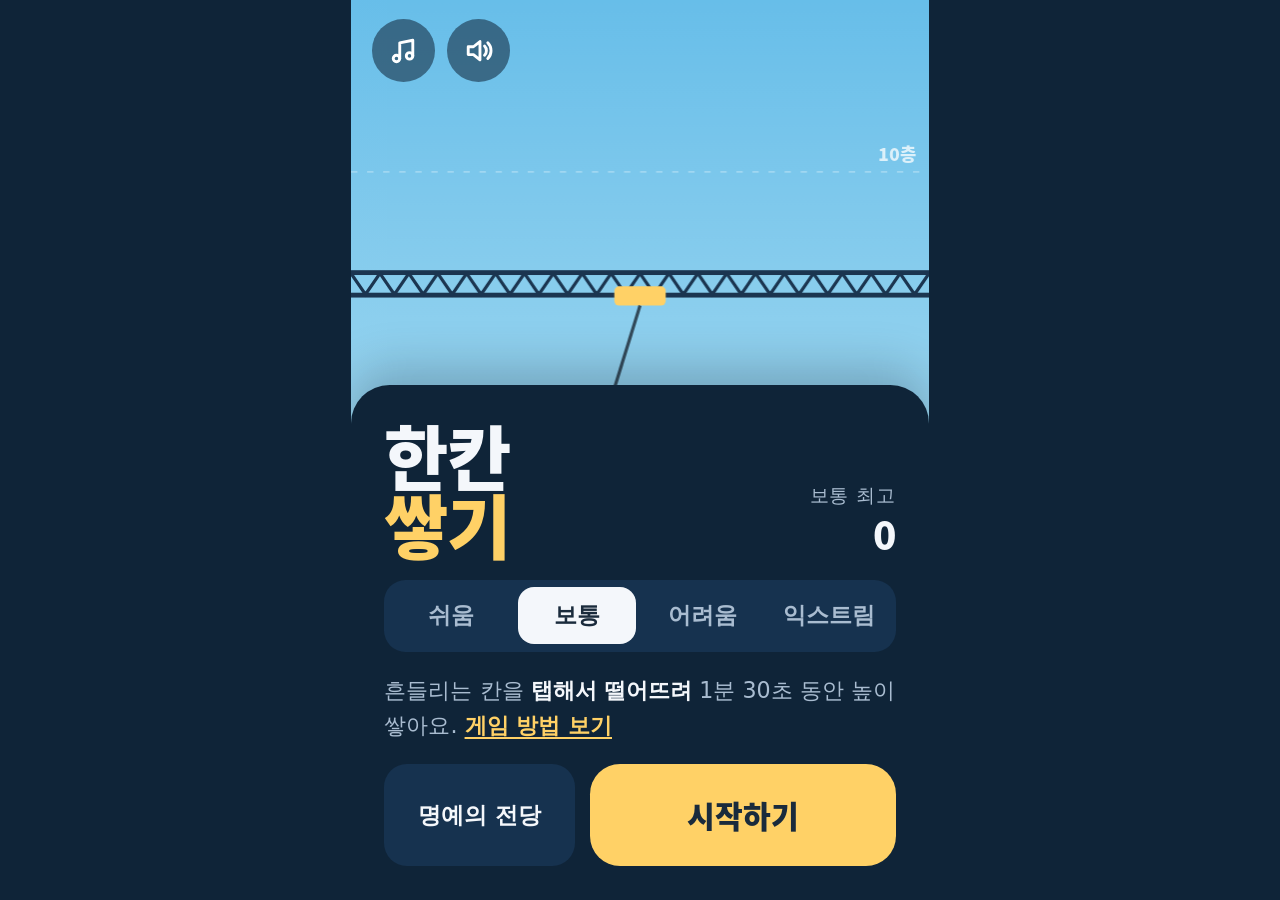
<file: index.html>
<!doctype html>
<html lang="ko"><head><meta charset="utf-8"><meta name="viewport" content="width=device-width,initial-scale=1,viewport-fit=cover,user-scalable=no"><title>한칸 쌓기</title><link rel="stylesheet" href="style.css"><script type="module" src="js/onestore.js"></script></head><body>

<div id="safeProbe"></div>

<main id="stage" data-state="title">
  <canvas id="cv" aria-label="게임 화면. 탭하면 칸이 떨어져요."></canvas>

  <div class="corner">
    <button id="musicBtn" class="icon" aria-pressed="false" aria-label="배경음악 끄기">
      <svg class="on" viewBox="0 0 24 24"><path d="M9 18V6l10-2v12"/><circle cx="6.5" cy="18" r="2.5"/><circle cx="16.5" cy="16" r="2.5"/></svg>
      <svg class="off" viewBox="0 0 24 24"><path d="M9 18V6l10-2v12"/><circle cx="6.5" cy="18" r="2.5"/><circle cx="16.5" cy="16" r="2.5"/><path d="M3 3l18 18"/></svg>
    </button>
    <button id="soundBtn" class="icon" aria-pressed="false" aria-label="소리 끄기">
      <svg class="on" viewBox="0 0 24 24"><path d="M4 9v6h4l5 4V5L8 9H4z"/><path d="M16.5 8.5a5 5 0 0 1 0 7"/><path d="M19 6a8.5 8.5 0 0 1 0 12"/></svg>
      <svg class="off" viewBox="0 0 24 24"><path d="M4 9v6h4l5 4V5L8 9H4z"/><path d="M17 9l5 6M22 9l-5 6"/></svg>
    </button>
    <button id="pauseBtn" class="icon" aria-label="일시정지" hidden>
      <svg viewBox="0 0 24 24"><path d="M9 6v12M15 6v12"/></svg>
    </button>
  </div>

  <div id="banner" aria-live="polite"></div>

  <section id="title" class="sheet" aria-label="시작">
    <div class="brand">
      <h1>한칸<br><span>쌓기</span></h1>
      <div class="best"><span id="bestLabel">보통 최고</span><b id="bestT">0</b></div>
    </div>
    <div class="seg" id="levelPick" role="group" aria-label="난이도">
      <button data-level="easy" aria-pressed="false">쉬움</button>
      <button data-level="normal" aria-pressed="true">보통</button>
      <button data-level="hard" aria-pressed="false">어려움</button>
      <button data-level="extreme" aria-pressed="false">익스트림</button>
    </div>
    <p class="howto">흔들리는 칸을 <b>탭해서 떨어뜨려</b> 1분 30초 동안 높이 쌓아요. <button id="tutBtn" class="link">게임 방법 보기</button></p>
    <div class="row wide">
      <button id="hofBtn" class="ghost">명예의 전당</button>
      <button id="startBtn" class="primary">시작하기</button>
    </div>
  </section>

  <section id="result" class="sheet" aria-label="결과" hidden>
    <div class="result-top">
      <div>
        <p class="reason" id="rReason">시간 끝</p>
        <div class="score" id="rScore">0</div>
      </div>
      <div class="newrec" id="rNew" hidden>새 기록!</div>
    </div>
    <p class="bestline"><span id="rBestLabel">보통 최고</span> <b id="rBest">0</b></p>
    <dl class="stats">
      <div><dt>층수</dt><dd id="rFloors">0층</dd></div>
      <div><dt>완벽</dt><dd id="rPerf">0번</dd></div>
      <div><dt>아슬아슬</dt><dd id="rEdge">0번</dd></div>
      <div><dt>최고 연속</dt><dd id="rStreak">–</dd></div>
    </dl>
    <button id="contBtn" class="ad">광고 보고 이어하기<small id="contSub">+10초 더</small></button>
    <div class="row">
      <button id="homeBtn" class="ghost">처음으로</button>
      <button id="againBtn" class="primary">다시 하기</button>
    </div>
  </section>

  <section id="pause" class="cover" aria-label="일시정지" hidden>
    <h2>잠깐 멈춤</h2>
    <button id="resumeBtn" class="primary">계속하기</button>
    <button id="quitBtn" class="ghost">그만하고 처음으로</button>
  </section>

  <section id="hof" class="cover hof" aria-label="명예의 전당" hidden>
    <h2>명예의 전당</h2>
    <div class="seg" id="hofLevel" role="group" aria-label="난이도">
      <button data-level="easy" aria-pressed="false">쉬움</button>
      <button data-level="normal" aria-pressed="true">보통</button>
      <button data-level="hard" aria-pressed="false">어려움</button>
      <button data-level="extreme" aria-pressed="false">익스트림</button>
    </div>
    <ol id="hofList" class="hof-list"></ol>
    <p class="hof-note">이 폰에 저장된 기록이에요.</p>
    <button id="hofClose" class="primary">닫기</button>
  </section>

  <section id="tut" class="cover tut" aria-label="게임 방법" hidden>
    <h2>게임 방법</h2>

    <div class="tut-page">
      <svg class="tut-art" viewBox="0 0 200 110" aria-hidden="true">
        <rect x="0" y="6" width="200" height="4" fill="#7F9DBB"/>
        <rect x="88" y="3" width="24" height="9" rx="2" fill="#FFD166"/>
        <path d="M100 12 L122 44" stroke="#DCE6F0" stroke-width="2"/>
        <g transform="rotate(-18 122 44)"><rect x="100" y="48" width="46" height="16" rx="3" fill="#FF9B54"/></g>
        <path d="M150 30 q12 8 0 18" stroke="#FFD166" stroke-width="2" fill="none" stroke-dasharray="3 3"/>
        <rect x="74" y="78" width="52" height="16" rx="3" fill="#7BD3A8"/>
        <rect x="64" y="94" width="72" height="14" rx="3" fill="#35618C"/>
        <path d="M100 58 v14" stroke="#fff" stroke-width="2.5" stroke-dasharray="3 3"/>
      </svg>
      <h3>쌓는 법</h3>
      <ul>
        <li>크레인에 매달린 칸이 좌우로 흔들려요. <b>화면을 탭하면</b> 칸이 떨어져요.</li>
        <li>아래 칸 위에 올라가면 한 층. 칸이 <b>절반 넘게 삐져나오면</b> 모서리에 걸쳐 떨어지고 하트가 하나 줄어요.</li>
        <li>하트를 다 쓰거나 <b>1분 30초</b>가 지나면 끝나요. 하트는 쉬움 4개, 나머지 3개예요.</li>
        <li>높이 올라갈수록 크레인이 빨라지고 옆으로도 움직여요.</li>
        <li>가끔 <b>표정이 있는 칸</b>이 나와요. 잘 올리면 웃고, 아슬아슬하면 식은땀을 흘려요.</li>
      </ul>
    </div>

    <div class="tut-page" hidden>
      <h3>점수</h3>
      <table class="tut-score">
        <tr><th>올라감</th><td>10점</td></tr>
        <tr><th>아슬아슬 <small>모서리에 겨우 걸쳐 버팀</small></th><td>20점</td></tr>
        <tr><th>완벽 <small>가운데에 딱</small></th><td>30점</td></tr>
      </table>
      <ul>
        <li>완벽·아슬아슬이 <b>이어지면</b> 다음 점수가 <b>×1.5, ×2, ×2.5</b>, 최대 <b>×3</b>까지 커져요.</li>
        <li>그냥 올라가거나 놓치면 배율이 처음으로 돌아가요.</li>
        <li>난이도별 상위 5개 기록이 명예의 전당에 남아요.</li>
      </ul>
    </div>

    <div class="tut-page" hidden>
      <h3>방해 요소</h3>
      <p class="tut-sub">보통 이상에서는 판 중간에 이런 일이 생겨요. 쉬움에는 없어요.</p>
      <dl class="tut-list">
        <div><dt><svg viewBox="0 0 40 28" aria-hidden="true"><rect x="12" y="2" width="16" height="7" rx="1.5" fill="#FFD166"/><rect x="9" y="10" width="16" height="7" rx="1.5" fill="#7BD3A8"/><rect x="13" y="19" width="16" height="7" rx="1.5" fill="#6EC1E4"/><path d="M4 6 l-3 4 3 4 M36 6 l3 4 -3 4" stroke="#fff" stroke-width="1.6" fill="none"/></svg>탑 흔들림</dt><dd>쌓인 탑이 덜덜 떨리며 꼭대기 자리가 조금씩 옮겨가요.</dd></div>
        <div><dt><svg viewBox="0 0 40 28" aria-hidden="true"><rect x="4" y="4" width="32" height="8" rx="1.5" fill="#FF9B54"/><rect x="14" y="16" width="12" height="8" rx="1.5" fill="#FF9B54"/></svg>칸 크기 변형</dt><dd>칸이 좁아지거나 들쭉날쭉해져요. 좁은 칸일수록 맞추기 어려워요.</dd></div>
        <div><dt><svg viewBox="0 0 40 28" aria-hidden="true"><path d="M8 13 L14 3 H26 L32 13 Z" fill="#B79CED"/><path d="M6 16 H34 V20 H24 V26 H16 V20 H6 Z" fill="#F28DB2"/></svg>칸 모양 변형</dt><dd>사다리꼴, T자, 볼록, 계단, 기울어진 칸이 나와요. 다음 칸은 <b>윗면</b>에 맞춰 올려야 해요. <span class="tut-tag">어려움 이상</span></dd></div>
        <div><dt><svg viewBox="0 0 40 28" aria-hidden="true"><g fill="#5A3E2B"><ellipse cx="12" cy="10" rx="6" ry="3"/><path d="M10 9 l3 -6 3 6z"/><ellipse cx="28" cy="18" rx="6" ry="3"/><path d="M26 17 l3 -6 3 6z"/></g></svg>참새 떼</dt><dd>참새 무리가 화면 앞을 가로질러 날아가요.</dd></div>
        <div><dt><svg viewBox="0 0 40 28" aria-hidden="true"><g fill="#F4F7FB"><circle cx="12" cy="16" r="7"/><circle cx="21" cy="12" r="9"/><circle cx="30" cy="17" r="6"/><rect x="8" y="16" width="26" height="7" rx="3"/></g></svg>구름 구간</dt><dd>어느 높이에 오르면 구름이 탑 꼭대기를 가려요. 크레인 움직임만 보고 감으로 쌓아요.</dd></div>
      </dl>
    </div>

    <div class="tut-dots" id="tutDots"></div>
    <div class="row tut-nav">
      <button id="tutPrev" class="ghost">건너뛰기</button>
      <button id="tutNext" class="primary">다음</button>
    </div>
  </section>

  <section id="adtest" class="cover" aria-label="광고 자리" hidden>
    <h2>광고 자리</h2>
    <p>실제 앱에서는 여기서 토스 광고가 나와요.</p>
    <div id="adCount">3</div>
  </section>
</main>

<script src="js/platform.js"></script>
<script src="js/sound.js"></script>
<script src="js/music.js"></script>
<script src="js/game.js"></script>

</body></html>
</file>
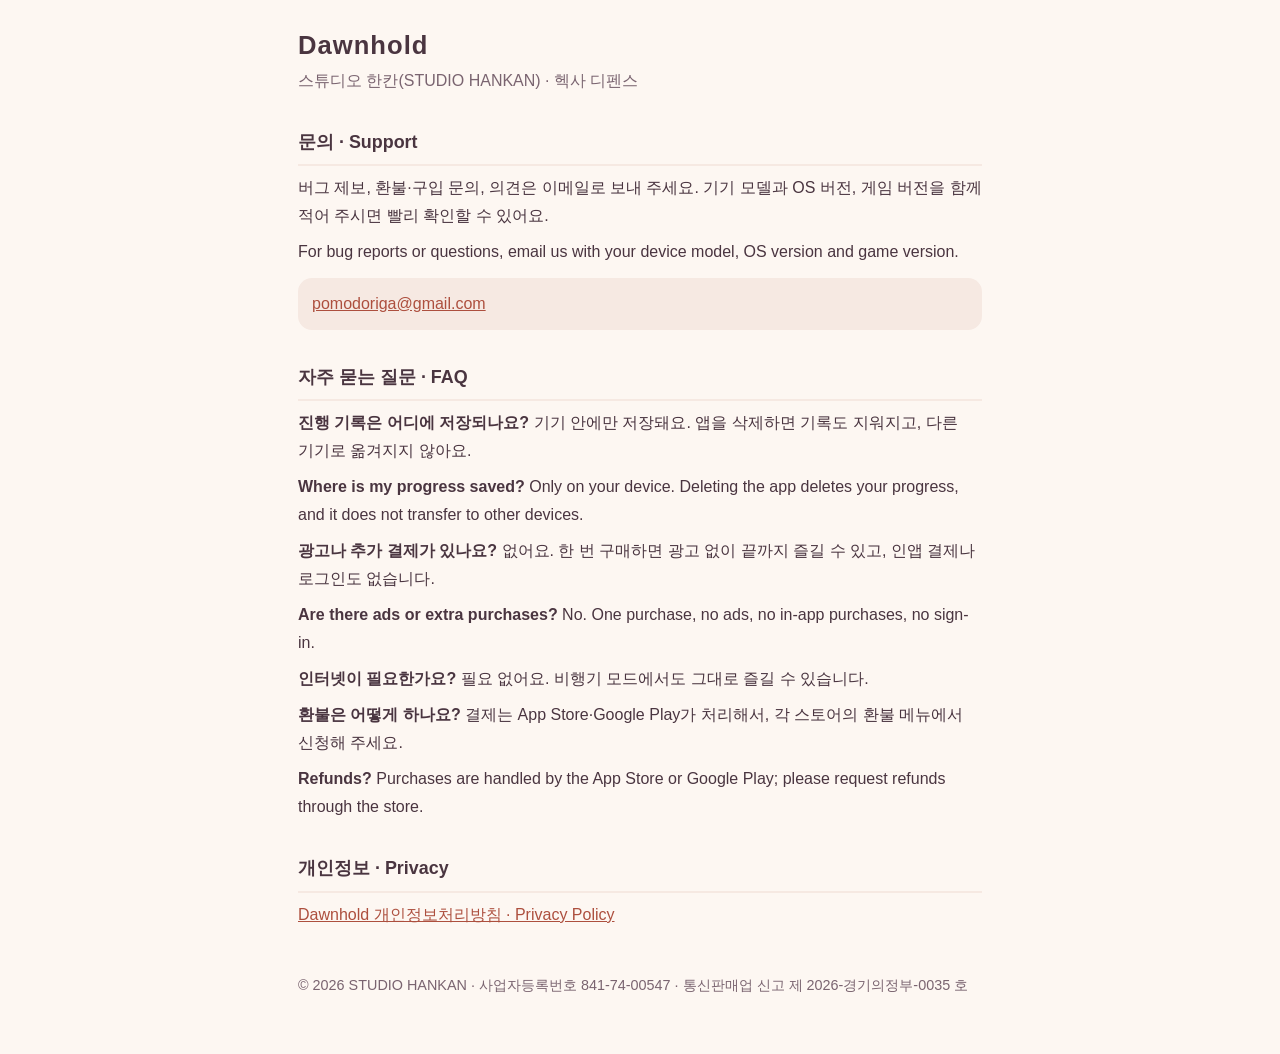
<file: dawnhold/index.html>
<!doctype html>
<html lang="ko">
<head>
<meta charset="utf-8">
<meta name="viewport" content="width=device-width, initial-scale=1">
<title>Dawnhold 고객 지원 · Support</title>
<style>
  :root { --bg:#fdf7f2; --fg:#4a3540; --sub:#7a6470; --line:#efdfd6; --panel:#f6e9e2; --link:#ad4f3e; }
  @media (prefers-color-scheme: dark) { :root { --bg:#221a24; --fg:#f6ece6; --sub:#c3b1ba; --line:#3b2c38; --panel:#2c202e; --link:#f0a58f; } }
  * { box-sizing:border-box; }
  body { margin:0; background:var(--bg); color:var(--fg); font-family:-apple-system, BlinkMacSystemFont, "Apple SD Gothic Neo", "Noto Sans KR", "Malgun Gothic", sans-serif; line-height:1.75; word-break:keep-all; overflow-wrap:break-word; }
  main { max-width:720px; margin:0 auto; padding:28px 18px 56px; }
  h1 { font-size:1.6rem; line-height:1.35; margin:0 0 4px; letter-spacing:.04em; }
  .date { color:var(--sub); margin:0 0 22px; }
  h2 { font-size:1.12rem; margin:32px 0 8px; padding-bottom:6px; border-bottom:2px solid var(--panel); }
  p, ul { margin:8px 0; } ul { padding-left:1.25em; }
  a { color:var(--link); }
  .box { background:var(--panel); border-radius:14px; padding:12px 14px; margin:12px 0; }
  footer { margin-top:44px; color:var(--sub); font-size:.9rem; }
</style>
</head>
<body>
<main>
<h1>Dawnhold</h1>
<p class="date">스튜디오 한칸(STUDIO HANKAN) · 헥사 디펜스</p>

<h2>문의 · Support</h2>
<p>버그 제보, 환불·구입 문의, 의견은 이메일로 보내 주세요. 기기 모델과 OS 버전, 게임 버전을 함께 적어 주시면 빨리 확인할 수 있어요.</p>
<p lang="en">For bug reports or questions, email us with your device model, OS version and game version.</p>
<p class="box"><a href="mailto:pomodoriga@gmail.com?subject=Dawnhold">pomodoriga@gmail.com</a></p>

<h2>자주 묻는 질문 · FAQ</h2>
<p><strong>진행 기록은 어디에 저장되나요?</strong> 기기 안에만 저장돼요. 앱을 삭제하면 기록도 지워지고, 다른 기기로 옮겨지지 않아요.</p>
<p lang="en"><strong>Where is my progress saved?</strong> Only on your device. Deleting the app deletes your progress, and it does not transfer to other devices.</p>
<p><strong>광고나 추가 결제가 있나요?</strong> 없어요. 한 번 구매하면 광고 없이 끝까지 즐길 수 있고, 인앱 결제나 로그인도 없습니다.</p>
<p lang="en"><strong>Are there ads or extra purchases?</strong> No. One purchase, no ads, no in-app purchases, no sign-in.</p>
<p><strong>인터넷이 필요한가요?</strong> 필요 없어요. 비행기 모드에서도 그대로 즐길 수 있습니다.</p>
<p><strong>환불은 어떻게 하나요?</strong> 결제는 App Store·Google Play가 처리해서, 각 스토어의 환불 메뉴에서 신청해 주세요.</p>
<p lang="en"><strong>Refunds?</strong> Purchases are handled by the App Store or Google Play; please request refunds through the store.</p>

<h2>개인정보 · Privacy</h2>
<p><a href="privacy.html">Dawnhold 개인정보처리방침 · Privacy Policy</a></p>

<footer>© 2026 STUDIO HANKAN · 사업자등록번호 841-74-00547 · 통신판매업 신고 제 2026-경기의정부-0035 호</footer>
</main>
</body>
</html>
</file>
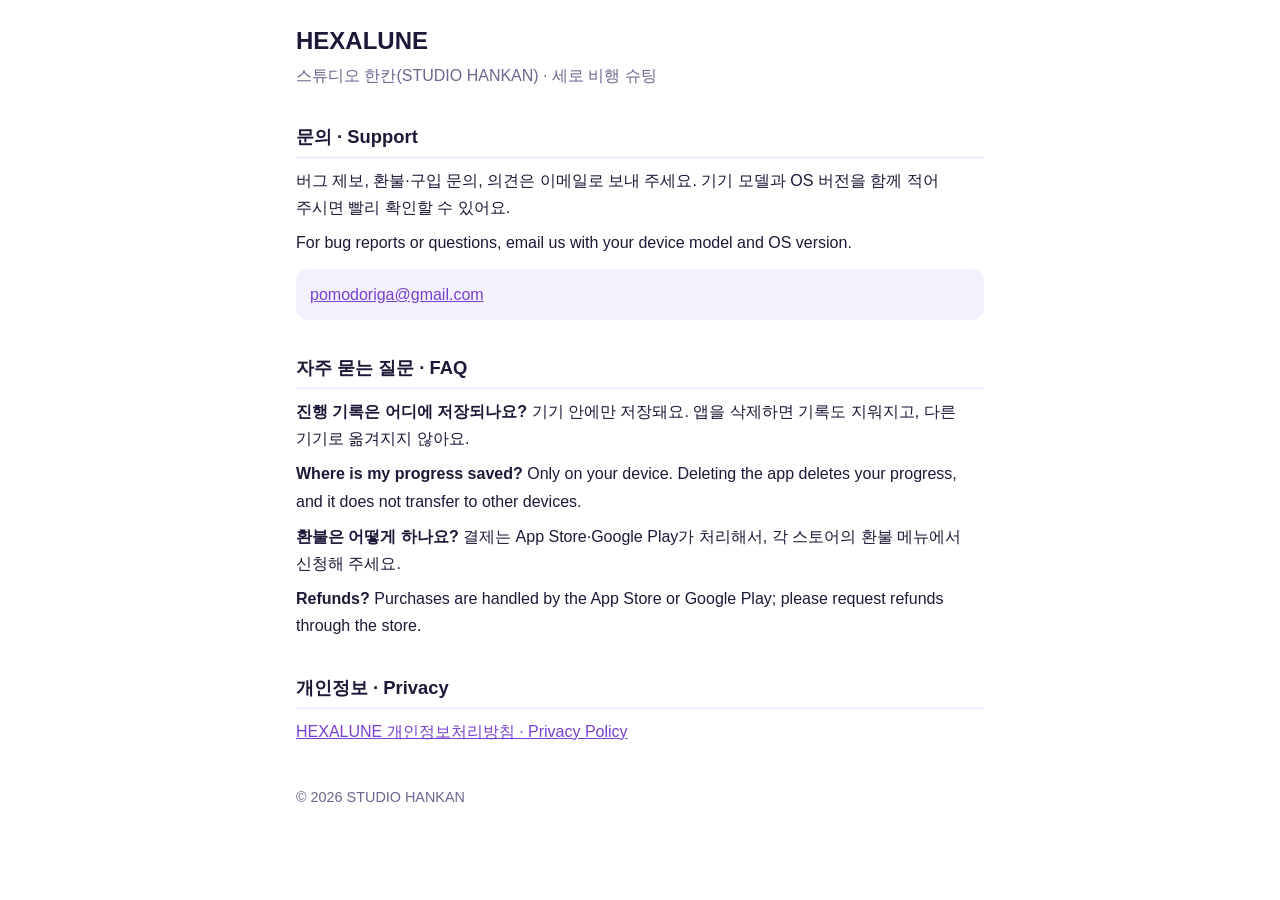
<file: hexalune/index.html>
<!doctype html>
<html lang="ko">
<head>
<meta charset="utf-8">
<meta name="viewport" content="width=device-width, initial-scale=1">
<title>HEXALUNE 고객 지원 · Support</title>
<style>
  :root { --bg:#ffffff; --fg:#1d1838; --sub:#6b6690; --line:#e4e0f5; --panel:#f4f1ff; --link:#7a3fd0; }
  @media (prefers-color-scheme: dark) { :root { --bg:#0a0628; --fg:#fff1e6; --sub:#a9a2e0; --line:#2a2160; --panel:#140b38; --link:#ffbf47; } }
  * { box-sizing:border-box; }
  body { margin:0; background:var(--bg); color:var(--fg); font-family:-apple-system, BlinkMacSystemFont, "Apple SD Gothic Neo", "Noto Sans KR", "Malgun Gothic", sans-serif; line-height:1.7; word-break:keep-all; overflow-wrap:break-word; }
  main { max-width:720px; margin:0 auto; padding:24px 16px 48px; }
  h1 { font-size:1.5rem; line-height:1.4; margin:0 0 4px; }
  .date { color:var(--sub); margin:0 0 20px; }
  h2 { font-size:1.15rem; margin:32px 0 8px; padding-bottom:4px; border-bottom:3px solid var(--panel); }
  p, ul { margin:8px 0; } ul { padding-left:1.3em; }
  a { color:var(--link); }
  .box { background:var(--panel); border-radius:12px; padding:12px 14px; margin:12px 0; }
  hr { margin:48px 0; border:0; border-top:1px solid var(--line); }
  footer { margin-top:40px; color:var(--sub); font-size:.9rem; }
</style>
</head>
<body>
<main>
<h1>HEXALUNE</h1>
<p class="date">스튜디오 한칸(STUDIO HANKAN) · 세로 비행 슈팅</p>
<h2>문의 · Support</h2>
<p>버그 제보, 환불·구입 문의, 의견은 이메일로 보내 주세요. 기기 모델과 OS 버전을 함께 적어 주시면 빨리 확인할 수 있어요.</p>
<p lang="en">For bug reports or questions, email us with your device model and OS version.</p>
<p class="box"><a href="mailto:pomodoriga@gmail.com?subject=HEXALUNE">pomodoriga@gmail.com</a></p>
<h2>자주 묻는 질문 · FAQ</h2>
<p><strong>진행 기록은 어디에 저장되나요?</strong> 기기 안에만 저장돼요. 앱을 삭제하면 기록도 지워지고, 다른 기기로 옮겨지지 않아요.</p>
<p lang="en"><strong>Where is my progress saved?</strong> Only on your device. Deleting the app deletes your progress, and it does not transfer to other devices.</p>
<p><strong>환불은 어떻게 하나요?</strong> 결제는 App Store·Google Play가 처리해서, 각 스토어의 환불 메뉴에서 신청해 주세요.</p>
<p lang="en"><strong>Refunds?</strong> Purchases are handled by the App Store or Google Play; please request refunds through the store.</p>
<h2>개인정보 · Privacy</h2>
<p><a href="privacy.html">HEXALUNE 개인정보처리방침 · Privacy Policy</a></p>
<footer>© 2026 STUDIO HANKAN</footer>
</main>
</body>
</html>
</file>
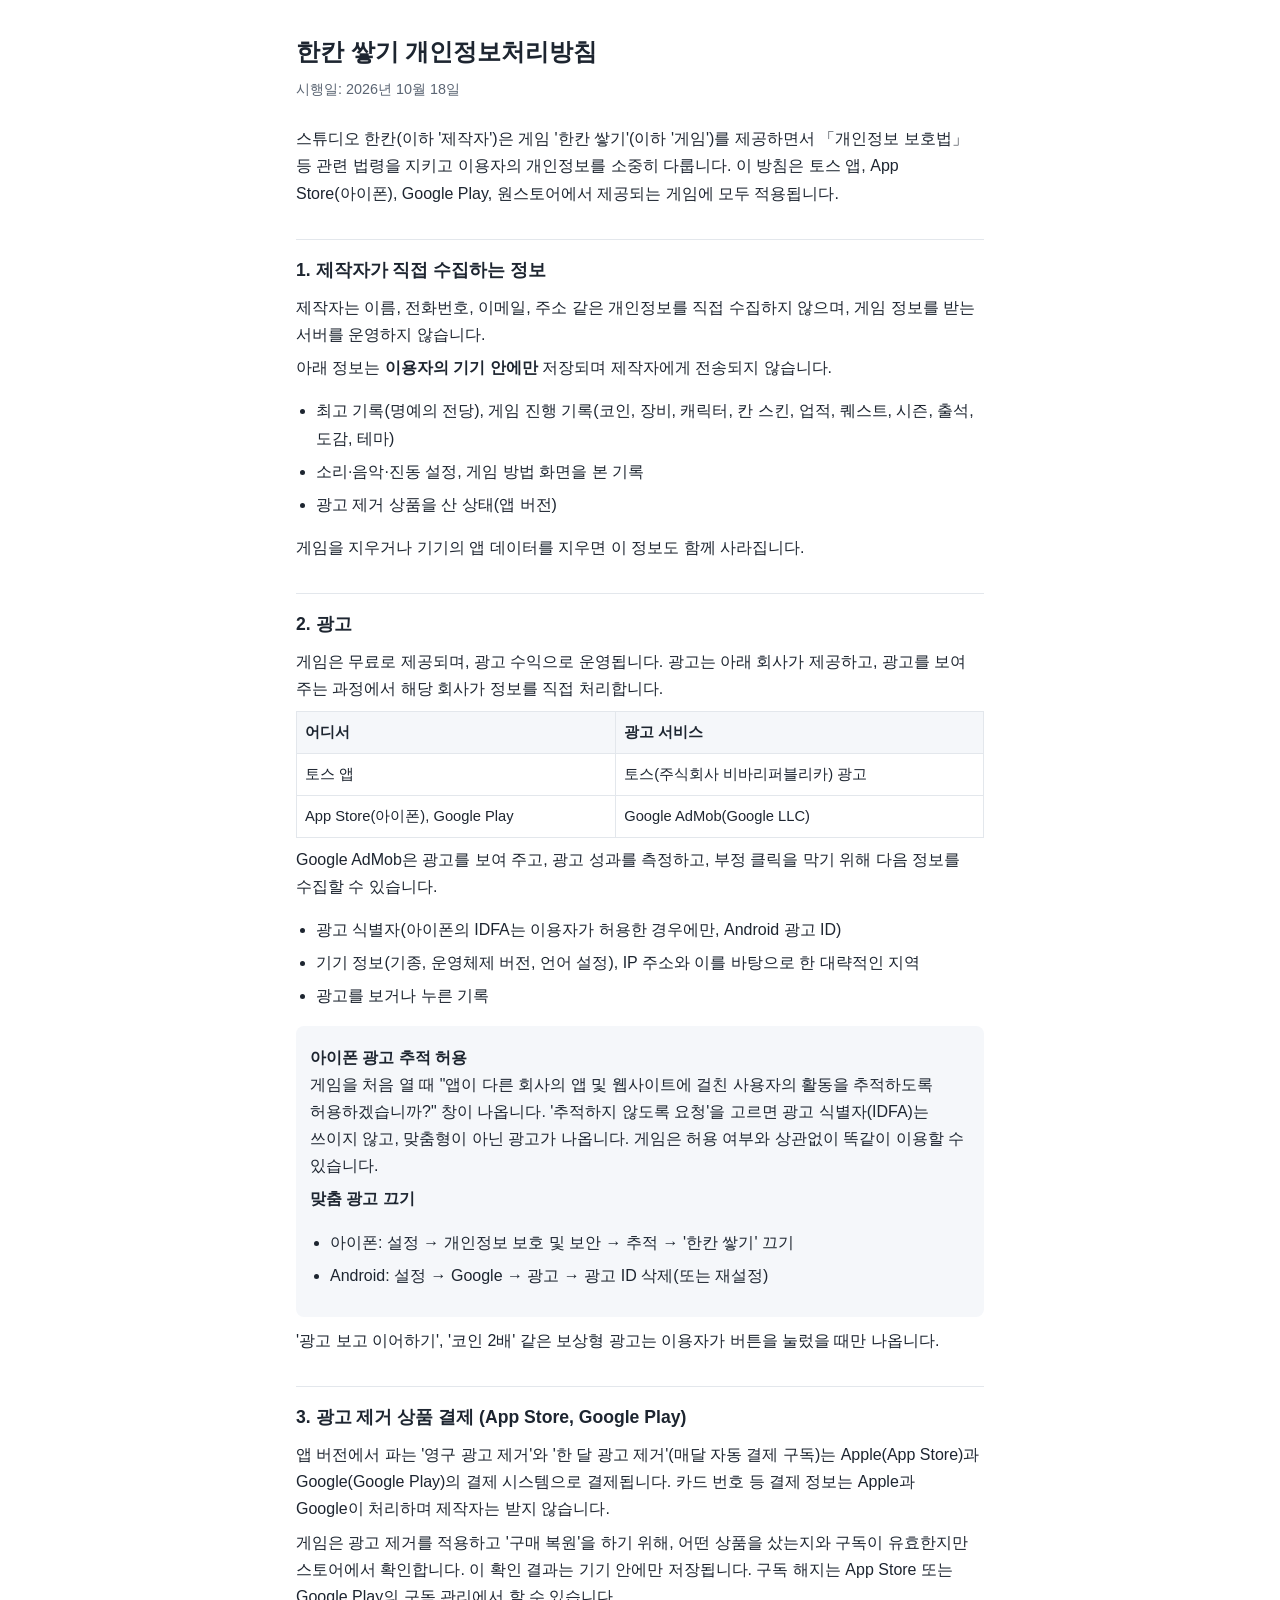
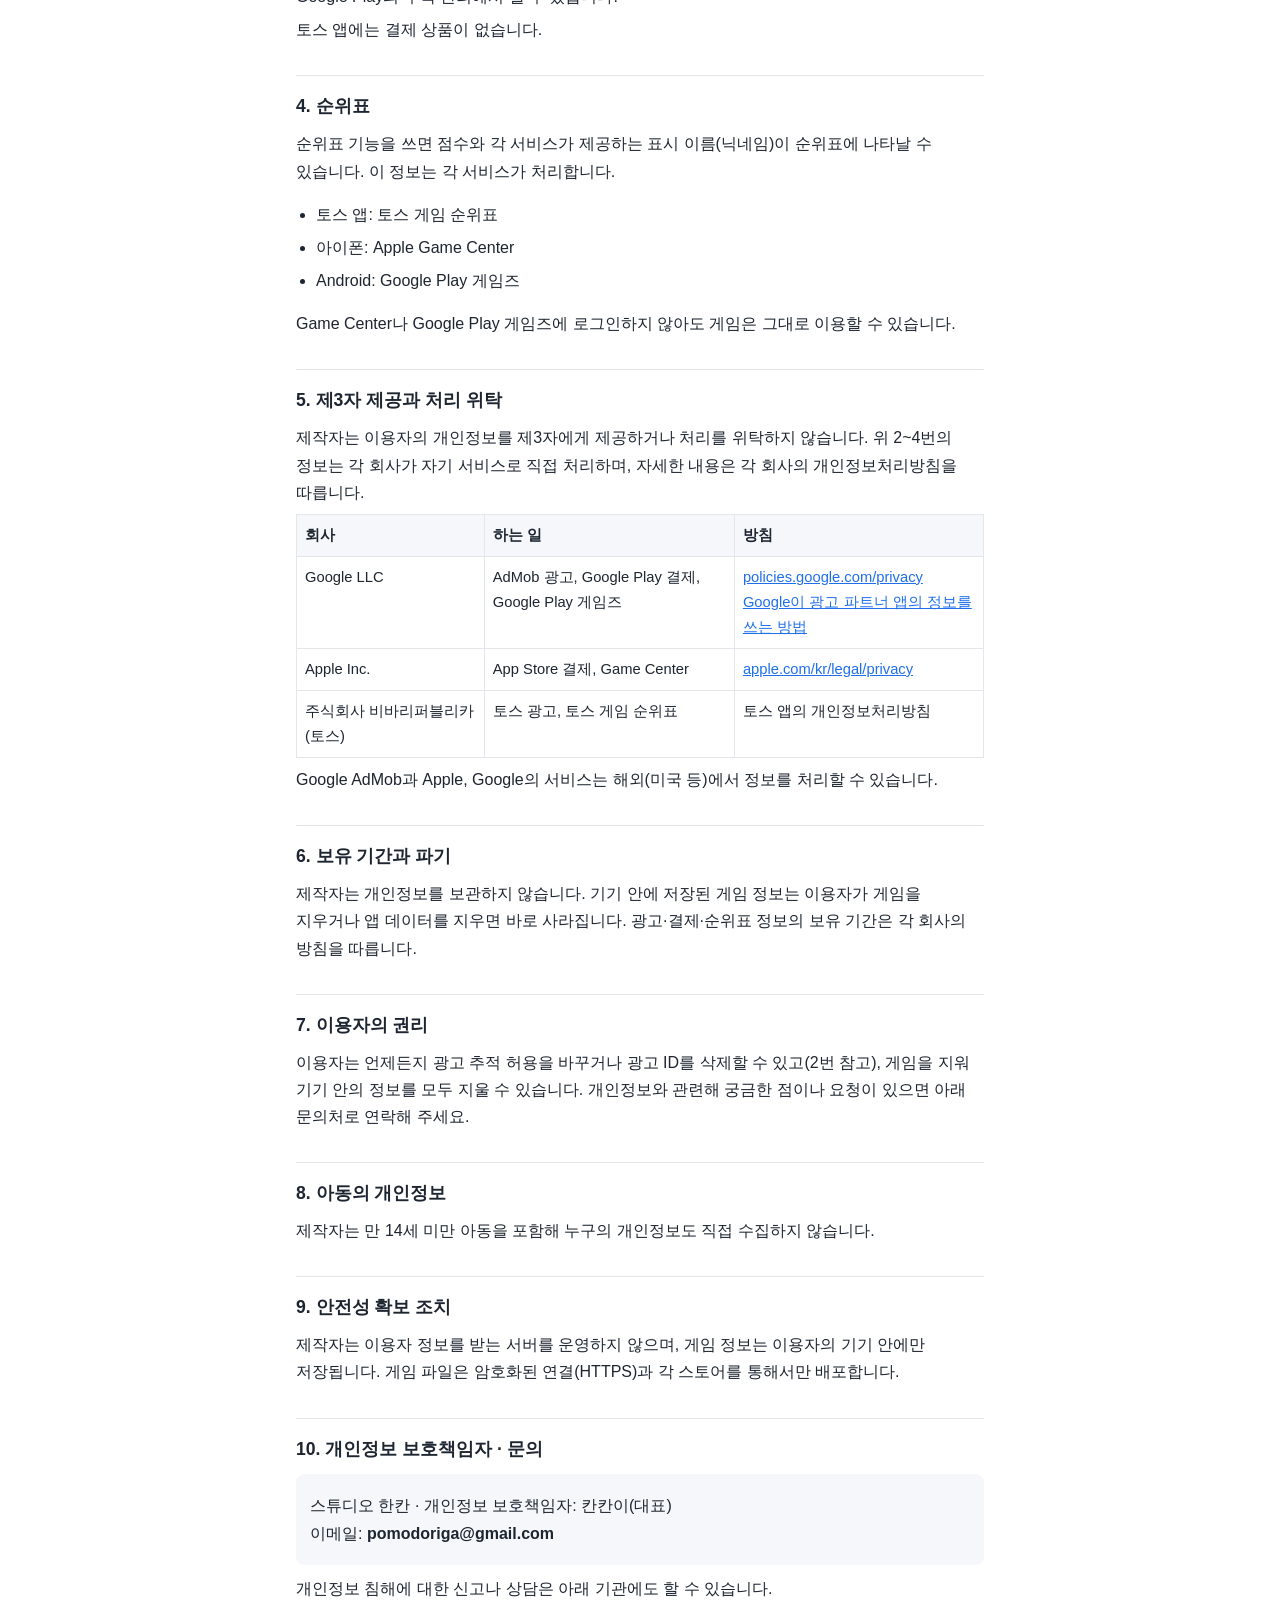
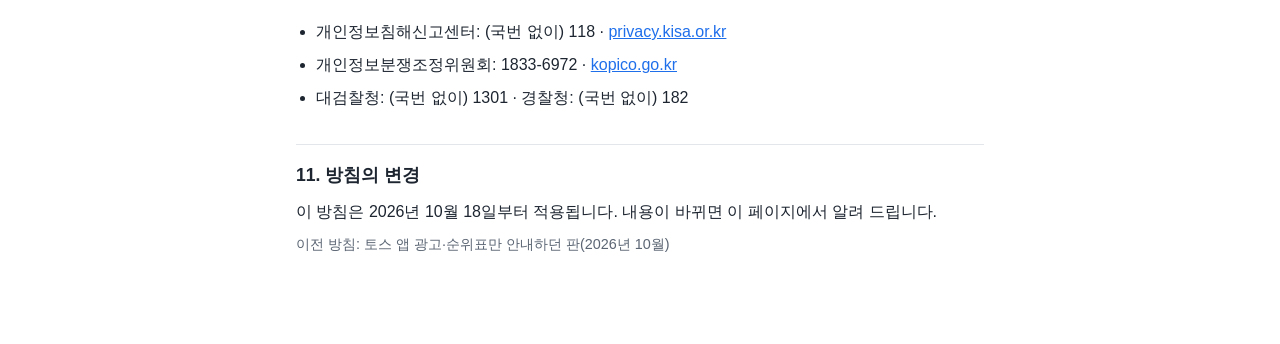
<file: privacy.html>
<!doctype html>
<html lang="ko">
<head>
<meta charset="utf-8">
<meta name="viewport" content="width=device-width, initial-scale=1">
<title>한칸 쌓기 개인정보처리방침</title>
<style>
  :root { --bg:#ffffff; --fg:#1d2530; --sub:#5b6573; --line:#e3e7ec; --accent:#1f6feb; --box:#f5f7fa; }
  @media (prefers-color-scheme: dark) {
    :root { --bg:#0f2438; --fg:#e8edf3; --sub:#a9b4c2; --line:#24405a; --accent:#7fb3ff; --box:#16304a; }
  }
  * { box-sizing:border-box; }
  body { margin:0; background:var(--bg); color:var(--fg);
         font-family:-apple-system, BlinkMacSystemFont, "Apple SD Gothic Neo", "Malgun Gothic", "Noto Sans KR", sans-serif;
         line-height:1.7; font-size:16px; word-break:keep-all; }
  main { max-width:720px; margin:0 auto; padding:32px 16px 64px; }
  h1 { font-size:1.5em; margin:0 0 4px; }
  .date { color:var(--sub); font-size:.9em; margin:0 0 24px; }
  h2 { font-size:1.1em; margin:32px 0 8px; padding-top:16px; border-top:1px solid var(--line); }
  p, li { margin:6px 0; }
  ul { padding-left:20px; }
  table { width:100%; border-collapse:collapse; font-size:.92em; margin:8px 0; }
  th, td { border:1px solid var(--line); padding:8px; text-align:left; vertical-align:top; }
  th { background:var(--box); }
  .box { background:var(--box); border-radius:8px; padding:12px 14px; margin:10px 0; }
  a { color:var(--accent); word-break:break-all; }
</style>
</head>
<body>
<main>
<h1>한칸 쌓기 개인정보처리방침</h1>
<p class="date">시행일: 2026년 10월 18일</p>

<p>스튜디오 한칸(이하 '제작자')은 게임 '한칸 쌓기'(이하 '게임')를 제공하면서 「개인정보 보호법」 등 관련 법령을 지키고 이용자의 개인정보를 소중히 다룹니다. 이 방침은 토스 앱, App Store(아이폰), Google Play, 원스토어에서 제공되는 게임에 모두 적용됩니다.</p>

<h2>1. 제작자가 직접 수집하는 정보</h2>
<p>제작자는 이름, 전화번호, 이메일, 주소 같은 개인정보를 직접 수집하지 않으며, 게임 정보를 받는 서버를 운영하지 않습니다.</p>
<p>아래 정보는 <b>이용자의 기기 안에만</b> 저장되며 제작자에게 전송되지 않습니다.</p>
<ul>
  <li>최고 기록(명예의 전당), 게임 진행 기록(코인, 장비, 캐릭터, 칸 스킨, 업적, 퀘스트, 시즌, 출석, 도감, 테마)</li>
  <li>소리·음악·진동 설정, 게임 방법 화면을 본 기록</li>
  <li>광고 제거 상품을 산 상태(앱 버전)</li>
</ul>
<p>게임을 지우거나 기기의 앱 데이터를 지우면 이 정보도 함께 사라집니다.</p>

<h2>2. 광고</h2>
<p>게임은 무료로 제공되며, 광고 수익으로 운영됩니다. 광고는 아래 회사가 제공하고, 광고를 보여 주는 과정에서 해당 회사가 정보를 직접 처리합니다.</p>
<table>
  <tr><th>어디서</th><th>광고 서비스</th></tr>
  <tr><td>토스 앱</td><td>토스(주식회사 비바리퍼블리카) 광고</td></tr>
  <tr><td>App Store(아이폰), Google Play</td><td>Google AdMob(Google LLC)</td></tr>
</table>
<p>Google AdMob은 광고를 보여 주고, 광고 성과를 측정하고, 부정 클릭을 막기 위해 다음 정보를 수집할 수 있습니다.</p>
<ul>
  <li>광고 식별자(아이폰의 IDFA는 이용자가 허용한 경우에만, Android 광고 ID)</li>
  <li>기기 정보(기종, 운영체제 버전, 언어 설정), IP 주소와 이를 바탕으로 한 대략적인 지역</li>
  <li>광고를 보거나 누른 기록</li>
</ul>
<div class="box">
  <p><b>아이폰 광고 추적 허용</b><br>
  게임을 처음 열 때 "앱이 다른 회사의 앱 및 웹사이트에 걸친 사용자의 활동을 추적하도록 허용하겠습니까?" 창이 나옵니다. '추적하지 않도록 요청'을 고르면 광고 식별자(IDFA)는 쓰이지 않고, 맞춤형이 아닌 광고가 나옵니다. 게임은 허용 여부와 상관없이 똑같이 이용할 수 있습니다.</p>
  <p><b>맞춤 광고 끄기</b></p>
  <ul>
    <li>아이폰: 설정 → 개인정보 보호 및 보안 → 추적 → '한칸 쌓기' 끄기</li>
    <li>Android: 설정 → Google → 광고 → 광고 ID 삭제(또는 재설정)</li>
  </ul>
</div>
<p>'광고 보고 이어하기', '코인 2배' 같은 보상형 광고는 이용자가 버튼을 눌렀을 때만 나옵니다.</p>

<h2>3. 광고 제거 상품 결제 (App Store, Google Play)</h2>
<p>앱 버전에서 파는 '영구 광고 제거'와 '한 달 광고 제거'(매달 자동 결제 구독)는 Apple(App Store)과 Google(Google Play)의 결제 시스템으로 결제됩니다. 카드 번호 등 결제 정보는 Apple과 Google이 처리하며 제작자는 받지 않습니다.</p>
<p>게임은 광고 제거를 적용하고 '구매 복원'을 하기 위해, 어떤 상품을 샀는지와 구독이 유효한지만 스토어에서 확인합니다. 이 확인 결과는 기기 안에만 저장됩니다. 구독 해지는 App Store 또는 Google Play의 구독 관리에서 할 수 있습니다.</p>
<p>토스 앱에는 결제 상품이 없습니다.</p>

<h2>4. 순위표</h2>
<p>순위표 기능을 쓰면 점수와 각 서비스가 제공하는 표시 이름(닉네임)이 순위표에 나타날 수 있습니다. 이 정보는 각 서비스가 처리합니다.</p>
<ul>
  <li>토스 앱: 토스 게임 순위표</li>
  <li>아이폰: Apple Game Center</li>
  <li>Android: Google Play 게임즈</li>
</ul>
<p>Game Center나 Google Play 게임즈에 로그인하지 않아도 게임은 그대로 이용할 수 있습니다.</p>

<h2>5. 제3자 제공과 처리 위탁</h2>
<p>제작자는 이용자의 개인정보를 제3자에게 제공하거나 처리를 위탁하지 않습니다. 위 2~4번의 정보는 각 회사가 자기 서비스로 직접 처리하며, 자세한 내용은 각 회사의 개인정보처리방침을 따릅니다.</p>
<table>
  <tr><th>회사</th><th>하는 일</th><th>방침</th></tr>
  <tr><td>Google LLC</td><td>AdMob 광고, Google Play 결제, Google Play 게임즈</td><td><a href="https://policies.google.com/privacy">policies.google.com/privacy</a><br><a href="https://policies.google.com/technologies/partner-sites">Google이 광고 파트너 앱의 정보를 쓰는 방법</a></td></tr>
  <tr><td>Apple Inc.</td><td>App Store 결제, Game Center</td><td><a href="https://www.apple.com/kr/legal/privacy/">apple.com/kr/legal/privacy</a></td></tr>
  <tr><td>주식회사 비바리퍼블리카(토스)</td><td>토스 광고, 토스 게임 순위표</td><td>토스 앱의 개인정보처리방침</td></tr>
</table>
<p>Google AdMob과 Apple, Google의 서비스는 해외(미국 등)에서 정보를 처리할 수 있습니다.</p>

<h2>6. 보유 기간과 파기</h2>
<p>제작자는 개인정보를 보관하지 않습니다. 기기 안에 저장된 게임 정보는 이용자가 게임을 지우거나 앱 데이터를 지우면 바로 사라집니다. 광고·결제·순위표 정보의 보유 기간은 각 회사의 방침을 따릅니다.</p>

<h2>7. 이용자의 권리</h2>
<p>이용자는 언제든지 광고 추적 허용을 바꾸거나 광고 ID를 삭제할 수 있고(2번 참고), 게임을 지워 기기 안의 정보를 모두 지울 수 있습니다. 개인정보와 관련해 궁금한 점이나 요청이 있으면 아래 문의처로 연락해 주세요.</p>

<h2>8. 아동의 개인정보</h2>
<p>제작자는 만 14세 미만 아동을 포함해 누구의 개인정보도 직접 수집하지 않습니다.</p>

<h2>9. 안전성 확보 조치</h2>
<p>제작자는 이용자 정보를 받는 서버를 운영하지 않으며, 게임 정보는 이용자의 기기 안에만 저장됩니다. 게임 파일은 암호화된 연결(HTTPS)과 각 스토어를 통해서만 배포합니다.</p>

<h2>10. 개인정보 보호책임자 · 문의</h2>
<div class="box">
  <p>스튜디오 한칸 · 개인정보 보호책임자: 칸칸이(대표)<br>
  이메일: <b>pomodoriga@gmail.com</b></p>
</div>
<p>개인정보 침해에 대한 신고나 상담은 아래 기관에도 할 수 있습니다.</p>
<ul>
  <li>개인정보침해신고센터: (국번 없이) 118 · <a href="https://privacy.kisa.or.kr">privacy.kisa.or.kr</a></li>
  <li>개인정보분쟁조정위원회: 1833-6972 · <a href="https://www.kopico.go.kr">kopico.go.kr</a></li>
  <li>대검찰청: (국번 없이) 1301 · 경찰청: (국번 없이) 182</li>
</ul>

<h2>11. 방침의 변경</h2>
<p>이 방침은 2026년 10월 18일부터 적용됩니다. 내용이 바뀌면 이 페이지에서 알려 드립니다.</p>
<p class="date">이전 방침: 토스 앱 광고·순위표만 안내하던 판(2026년 10월)</p>
</main>
</body>
</html>
</file>
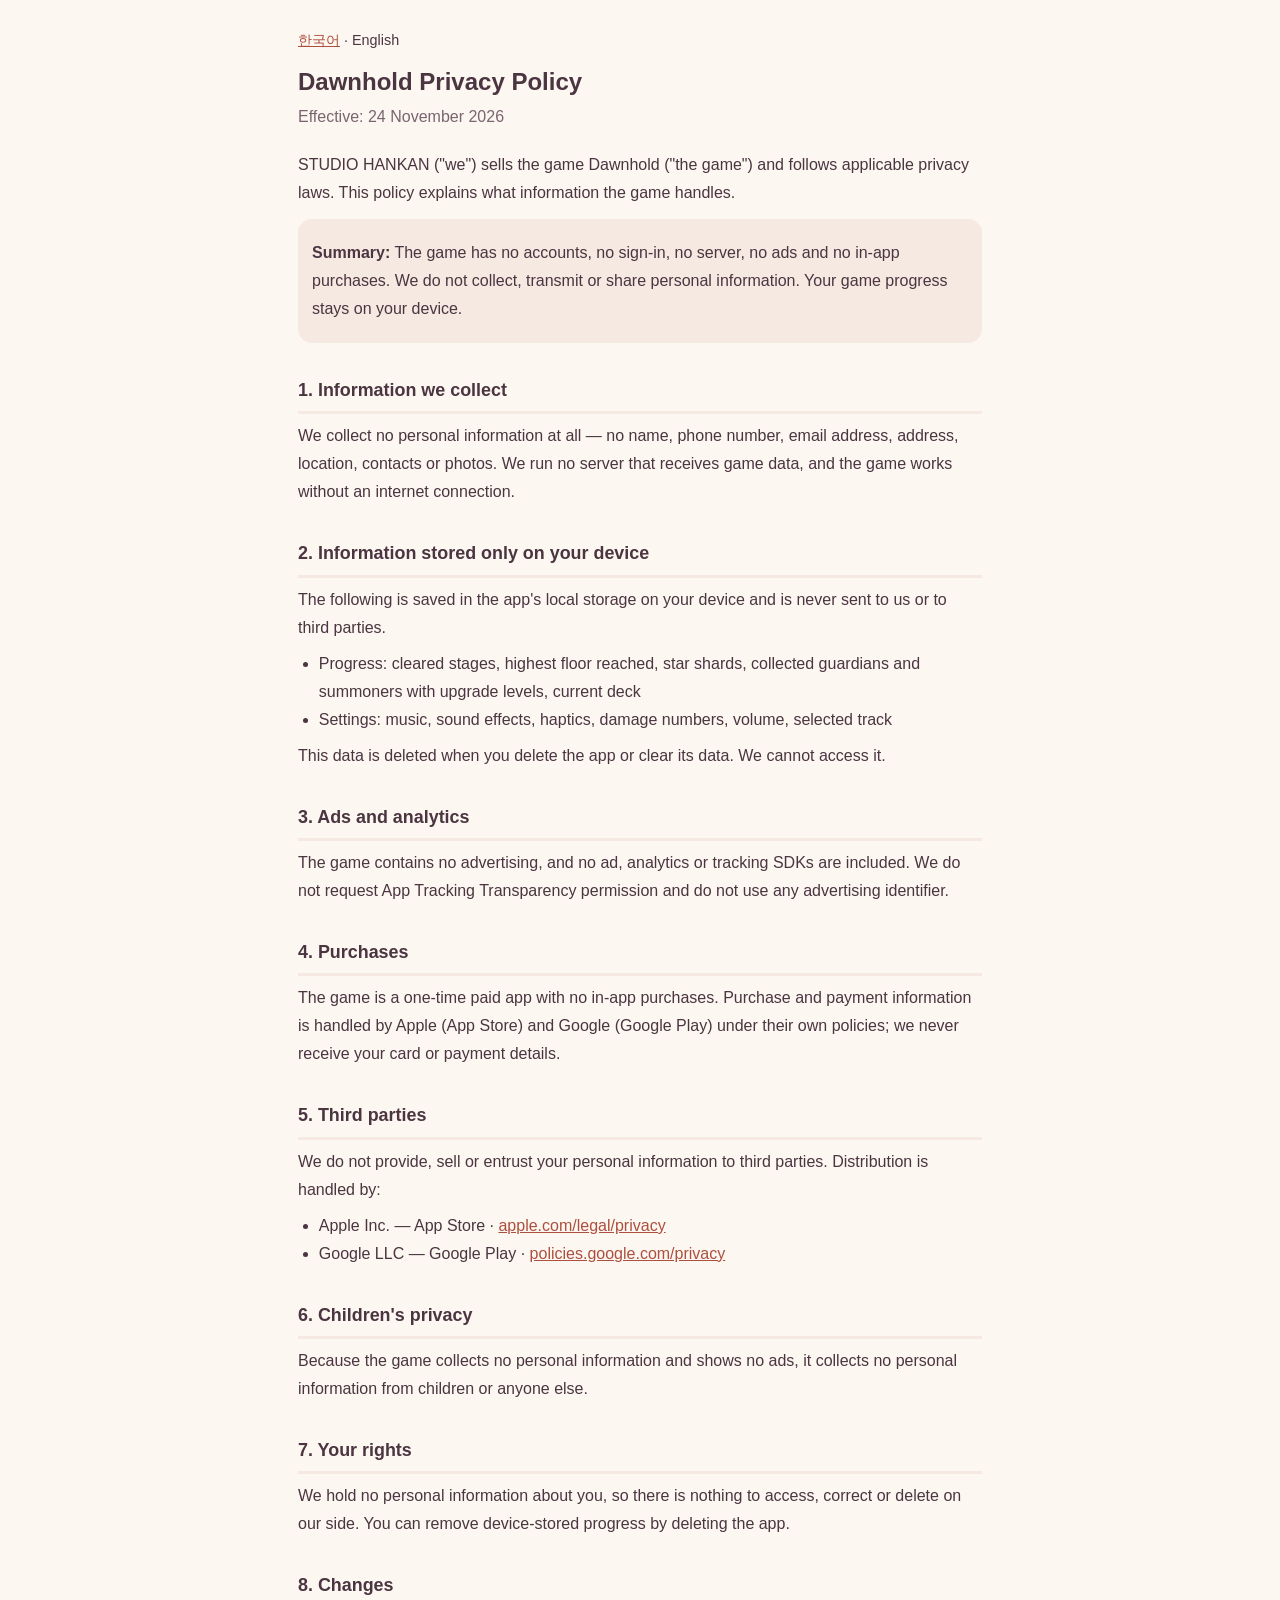
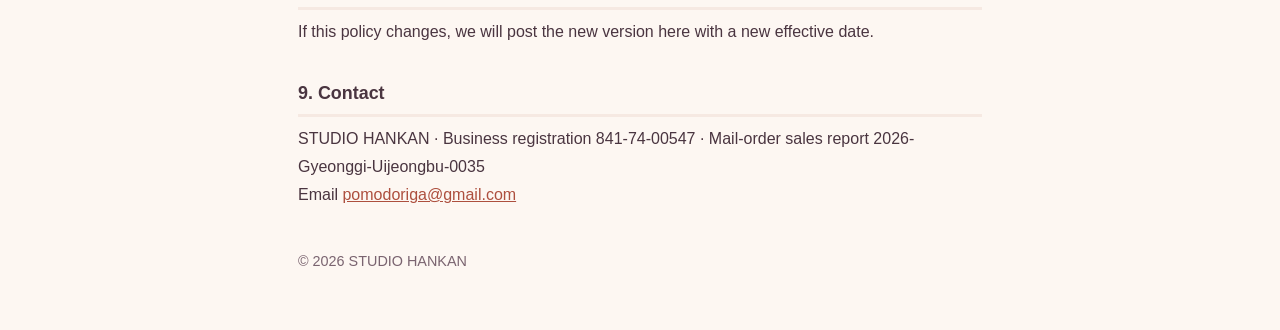
<file: dawnhold/privacy-en.html>
<!doctype html>
<html lang="en">
<head>
<meta charset="utf-8">
<meta name="viewport" content="width=device-width, initial-scale=1">
<title>Dawnhold Privacy Policy</title>
<style>
  :root { --bg:#fdf7f2; --panel:#f6e9e2; --line:#efdfd6; --text:#4a3540; --sub:#7a6470; --link:#ad4f3e; }
  @media (prefers-color-scheme: dark) { :root { --bg:#221a24; --panel:#2c202e; --line:#3b2c38; --text:#f6ece6; --sub:#c3b1ba; --link:#f0a58f; } }
  * { box-sizing: border-box; }
  body { margin:0; background:var(--bg); color:var(--text); font-family:-apple-system, BlinkMacSystemFont, "Segoe UI", "Noto Sans", sans-serif; line-height:1.75; }
  main { max-width:720px; margin:0 auto; padding:28px 18px 56px; }
  h1 { font-size:1.5rem; line-height:1.4; margin:0 0 4px; }
  .date { color:var(--sub); margin:0 0 20px; }
  .lang { font-size:.9rem; margin:0 0 12px; }
  h2 { font-size:1.12rem; margin:32px 0 8px; padding-bottom:5px; border-bottom:3px solid var(--panel); }
  p, ul { margin:8px 0; }
  ul { padding-left:1.3em; }
  a { color:var(--link); }
  .box { background:var(--panel); border-radius:14px; padding:12px 14px; margin:12px 0; }
  footer { margin-top:40px; color:var(--sub); font-size:.9rem; }
</style>
</head>
<body>
<main>
<p class="lang"><a href="privacy.html">한국어</a> · English</p>
<h1>Dawnhold Privacy Policy</h1>
<p class="date">Effective: 24 November 2026</p>

<p>STUDIO HANKAN ("we") sells the game Dawnhold ("the game") and follows applicable privacy laws. This policy explains what information the game handles.</p>

<div class="box">
<p><strong>Summary:</strong> The game has no accounts, no sign-in, no server, no ads and no in-app purchases. We do not collect, transmit or share personal information. Your game progress stays on your device.</p>
</div>

<h2>1. Information we collect</h2>
<p>We collect no personal information at all — no name, phone number, email address, address, location, contacts or photos. We run no server that receives game data, and the game works without an internet connection.</p>

<h2>2. Information stored only on your device</h2>
<p>The following is saved in the app's local storage on your device and is never sent to us or to third parties.</p>
<ul>
  <li>Progress: cleared stages, highest floor reached, star shards, collected guardians and summoners with upgrade levels, current deck</li>
  <li>Settings: music, sound effects, haptics, damage numbers, volume, selected track</li>
</ul>
<p>This data is deleted when you delete the app or clear its data. We cannot access it.</p>

<h2>3. Ads and analytics</h2>
<p>The game contains no advertising, and no ad, analytics or tracking SDKs are included. We do not request App Tracking Transparency permission and do not use any advertising identifier.</p>

<h2>4. Purchases</h2>
<p>The game is a one-time paid app with no in-app purchases. Purchase and payment information is handled by Apple (App Store) and Google (Google Play) under their own policies; we never receive your card or payment details.</p>

<h2>5. Third parties</h2>
<p>We do not provide, sell or entrust your personal information to third parties. Distribution is handled by:</p>
<ul>
  <li>Apple Inc. — App Store · <a href="https://www.apple.com/legal/privacy/" target="_blank" rel="noopener">apple.com/legal/privacy</a></li>
  <li>Google LLC — Google Play · <a href="https://policies.google.com/privacy" target="_blank" rel="noopener">policies.google.com/privacy</a></li>
</ul>

<h2>6. Children's privacy</h2>
<p>Because the game collects no personal information and shows no ads, it collects no personal information from children or anyone else.</p>

<h2>7. Your rights</h2>
<p>We hold no personal information about you, so there is nothing to access, correct or delete on our side. You can remove device-stored progress by deleting the app.</p>

<h2>8. Changes</h2>
<p>If this policy changes, we will post the new version here with a new effective date.</p>

<h2>9. Contact</h2>
<p>STUDIO HANKAN · Business registration 841-74-00547 · Mail-order sales report 2026-Gyeonggi-Uijeongbu-0035<br>
Email <a href="mailto:pomodoriga@gmail.com">pomodoriga@gmail.com</a></p>

<footer>© 2026 STUDIO HANKAN</footer>
</main>
</body>
</html>
</file>
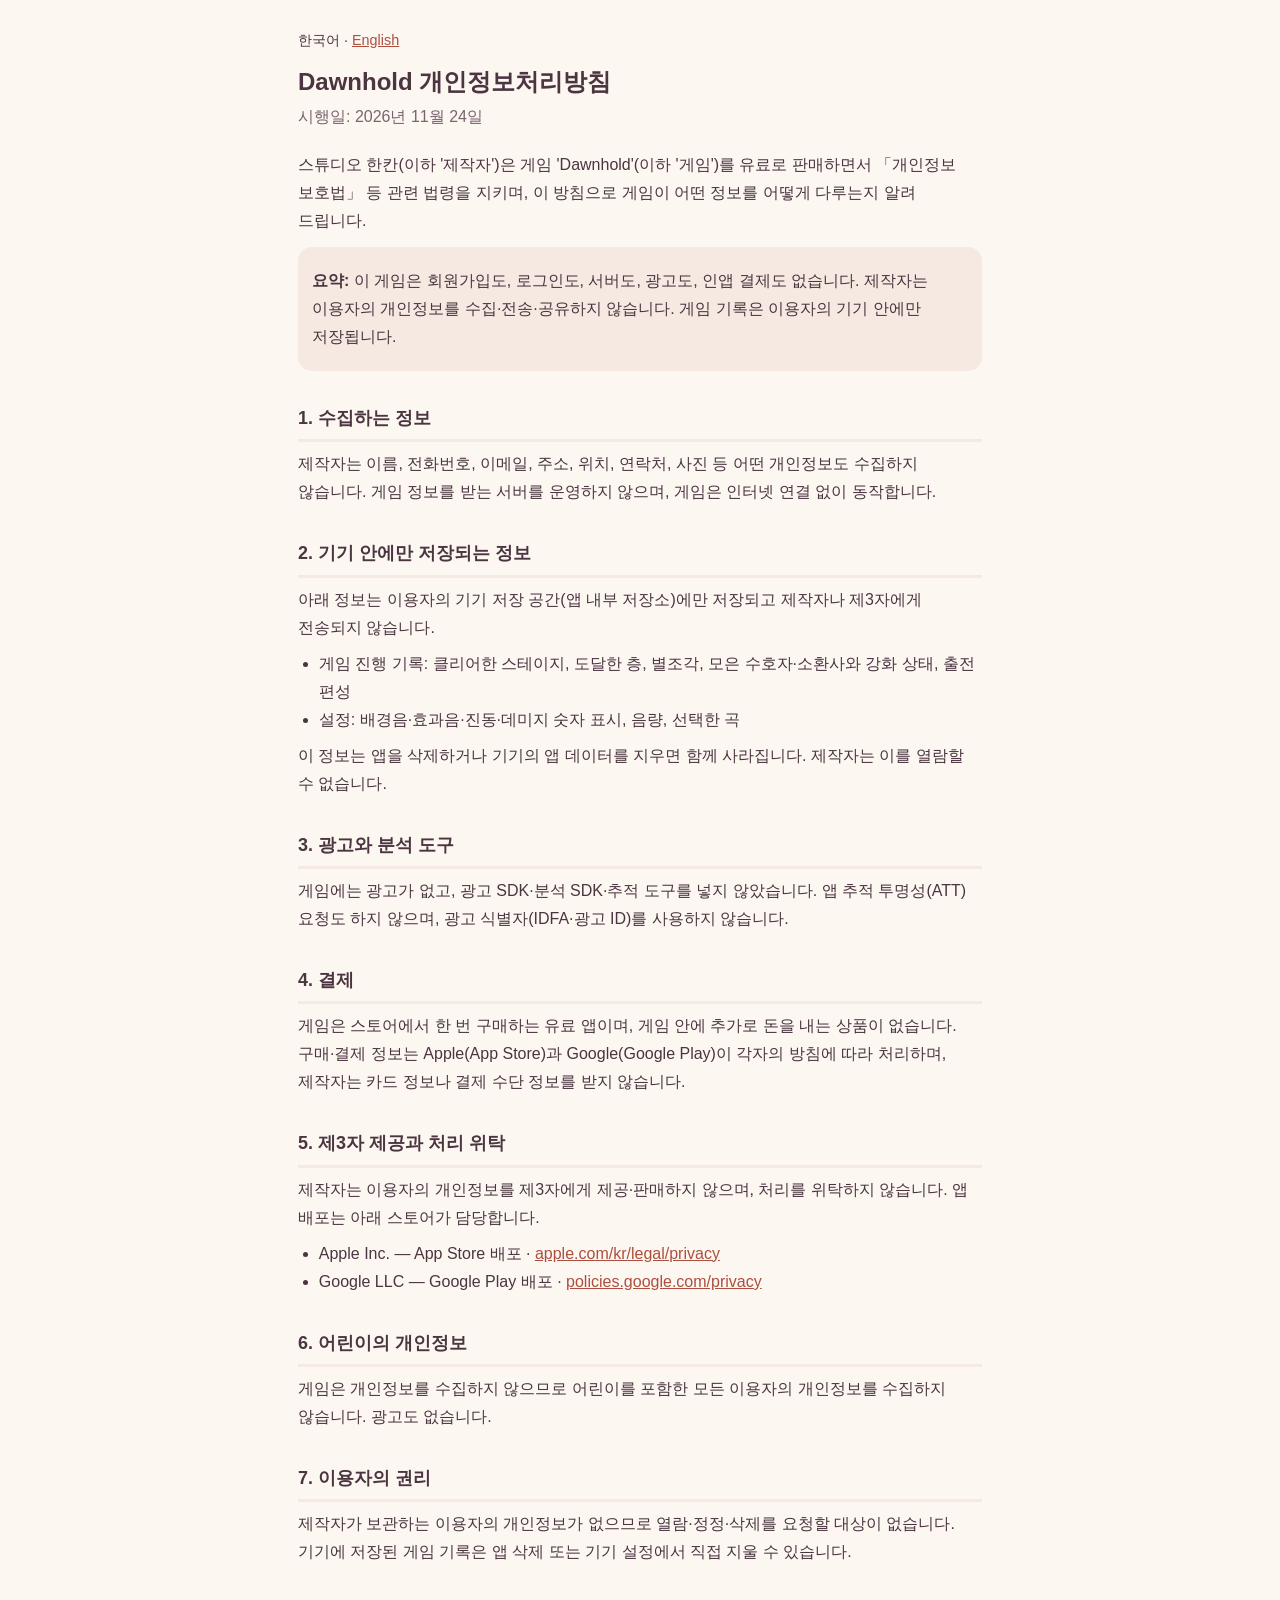
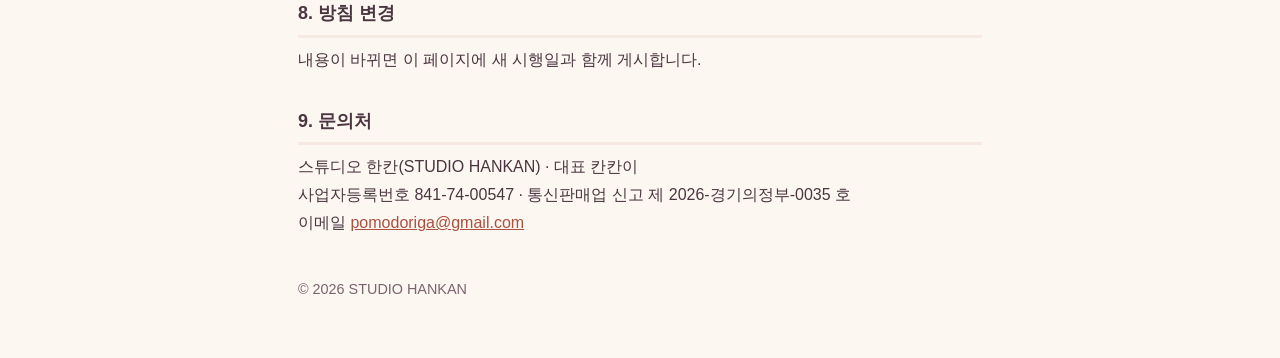
<file: dawnhold/privacy.html>
<!doctype html>
<html lang="ko">
<head>
<meta charset="utf-8">
<meta name="viewport" content="width=device-width, initial-scale=1">
<title>Dawnhold 개인정보처리방침</title>
<style>
  :root { --bg:#fdf7f2; --panel:#f6e9e2; --line:#efdfd6; --text:#4a3540; --sub:#7a6470; --link:#ad4f3e; }
  @media (prefers-color-scheme: dark) { :root { --bg:#221a24; --panel:#2c202e; --line:#3b2c38; --text:#f6ece6; --sub:#c3b1ba; --link:#f0a58f; } }
  * { box-sizing: border-box; }
  body { margin:0; background:var(--bg); color:var(--text); font-family:-apple-system, BlinkMacSystemFont, "Apple SD Gothic Neo", "Noto Sans KR", "Malgun Gothic", sans-serif; line-height:1.75; word-break:keep-all; }
  main { max-width:720px; margin:0 auto; padding:28px 18px 56px; }
  h1 { font-size:1.5rem; line-height:1.4; margin:0 0 4px; }
  .date { color:var(--sub); margin:0 0 20px; }
  .lang { font-size:.9rem; margin:0 0 12px; }
  h2 { font-size:1.12rem; margin:32px 0 8px; padding-bottom:5px; border-bottom:3px solid var(--panel); }
  p, ul { margin:8px 0; }
  ul { padding-left:1.3em; }
  a { color:var(--link); }
  .box { background:var(--panel); border-radius:14px; padding:12px 14px; margin:12px 0; }
  footer { margin-top:40px; color:var(--sub); font-size:.9rem; }
</style>
</head>
<body>
<main>
<p class="lang">한국어 · <a href="privacy-en.html">English</a></p>
<h1>Dawnhold 개인정보처리방침</h1>
<p class="date">시행일: 2026년 11월 24일</p>

<p>스튜디오 한칸(이하 '제작자')은 게임 'Dawnhold'(이하 '게임')를 유료로 판매하면서 「개인정보 보호법」 등 관련 법령을 지키며, 이 방침으로 게임이 어떤 정보를 어떻게 다루는지 알려 드립니다.</p>

<div class="box">
<p><strong>요약:</strong> 이 게임은 회원가입도, 로그인도, 서버도, 광고도, 인앱 결제도 없습니다. 제작자는 이용자의 개인정보를 수집·전송·공유하지 않습니다. 게임 기록은 이용자의 기기 안에만 저장됩니다.</p>
</div>

<h2>1. 수집하는 정보</h2>
<p>제작자는 이름, 전화번호, 이메일, 주소, 위치, 연락처, 사진 등 어떤 개인정보도 수집하지 않습니다. 게임 정보를 받는 서버를 운영하지 않으며, 게임은 인터넷 연결 없이 동작합니다.</p>

<h2>2. 기기 안에만 저장되는 정보</h2>
<p>아래 정보는 이용자의 기기 저장 공간(앱 내부 저장소)에만 저장되고 제작자나 제3자에게 전송되지 않습니다.</p>
<ul>
  <li>게임 진행 기록: 클리어한 스테이지, 도달한 층, 별조각, 모은 수호자·소환사와 강화 상태, 출전 편성</li>
  <li>설정: 배경음·효과음·진동·데미지 숫자 표시, 음량, 선택한 곡</li>
</ul>
<p>이 정보는 앱을 삭제하거나 기기의 앱 데이터를 지우면 함께 사라집니다. 제작자는 이를 열람할 수 없습니다.</p>

<h2>3. 광고와 분석 도구</h2>
<p>게임에는 광고가 없고, 광고 SDK·분석 SDK·추적 도구를 넣지 않았습니다. 앱 추적 투명성(ATT) 요청도 하지 않으며, 광고 식별자(IDFA·광고 ID)를 사용하지 않습니다.</p>

<h2>4. 결제</h2>
<p>게임은 스토어에서 한 번 구매하는 유료 앱이며, 게임 안에 추가로 돈을 내는 상품이 없습니다. 구매·결제 정보는 Apple(App Store)과 Google(Google Play)이 각자의 방침에 따라 처리하며, 제작자는 카드 정보나 결제 수단 정보를 받지 않습니다.</p>

<h2>5. 제3자 제공과 처리 위탁</h2>
<p>제작자는 이용자의 개인정보를 제3자에게 제공·판매하지 않으며, 처리를 위탁하지 않습니다. 앱 배포는 아래 스토어가 담당합니다.</p>
<ul>
  <li>Apple Inc. — App Store 배포 · <a href="https://www.apple.com/kr/legal/privacy/" target="_blank" rel="noopener">apple.com/kr/legal/privacy</a></li>
  <li>Google LLC — Google Play 배포 · <a href="https://policies.google.com/privacy" target="_blank" rel="noopener">policies.google.com/privacy</a></li>
</ul>

<h2>6. 어린이의 개인정보</h2>
<p>게임은 개인정보를 수집하지 않으므로 어린이를 포함한 모든 이용자의 개인정보를 수집하지 않습니다. 광고도 없습니다.</p>

<h2>7. 이용자의 권리</h2>
<p>제작자가 보관하는 이용자의 개인정보가 없으므로 열람·정정·삭제를 요청할 대상이 없습니다. 기기에 저장된 게임 기록은 앱 삭제 또는 기기 설정에서 직접 지울 수 있습니다.</p>

<h2>8. 방침 변경</h2>
<p>내용이 바뀌면 이 페이지에 새 시행일과 함께 게시합니다.</p>

<h2>9. 문의처</h2>
<p>스튜디오 한칸(STUDIO HANKAN) · 대표 칸칸이<br>
사업자등록번호 841-74-00547 · 통신판매업 신고 제 2026-경기의정부-0035 호<br>
이메일 <a href="mailto:pomodoriga@gmail.com">pomodoriga@gmail.com</a></p>

<footer>© 2026 STUDIO HANKAN</footer>
</main>
</body>
</html>
</file>
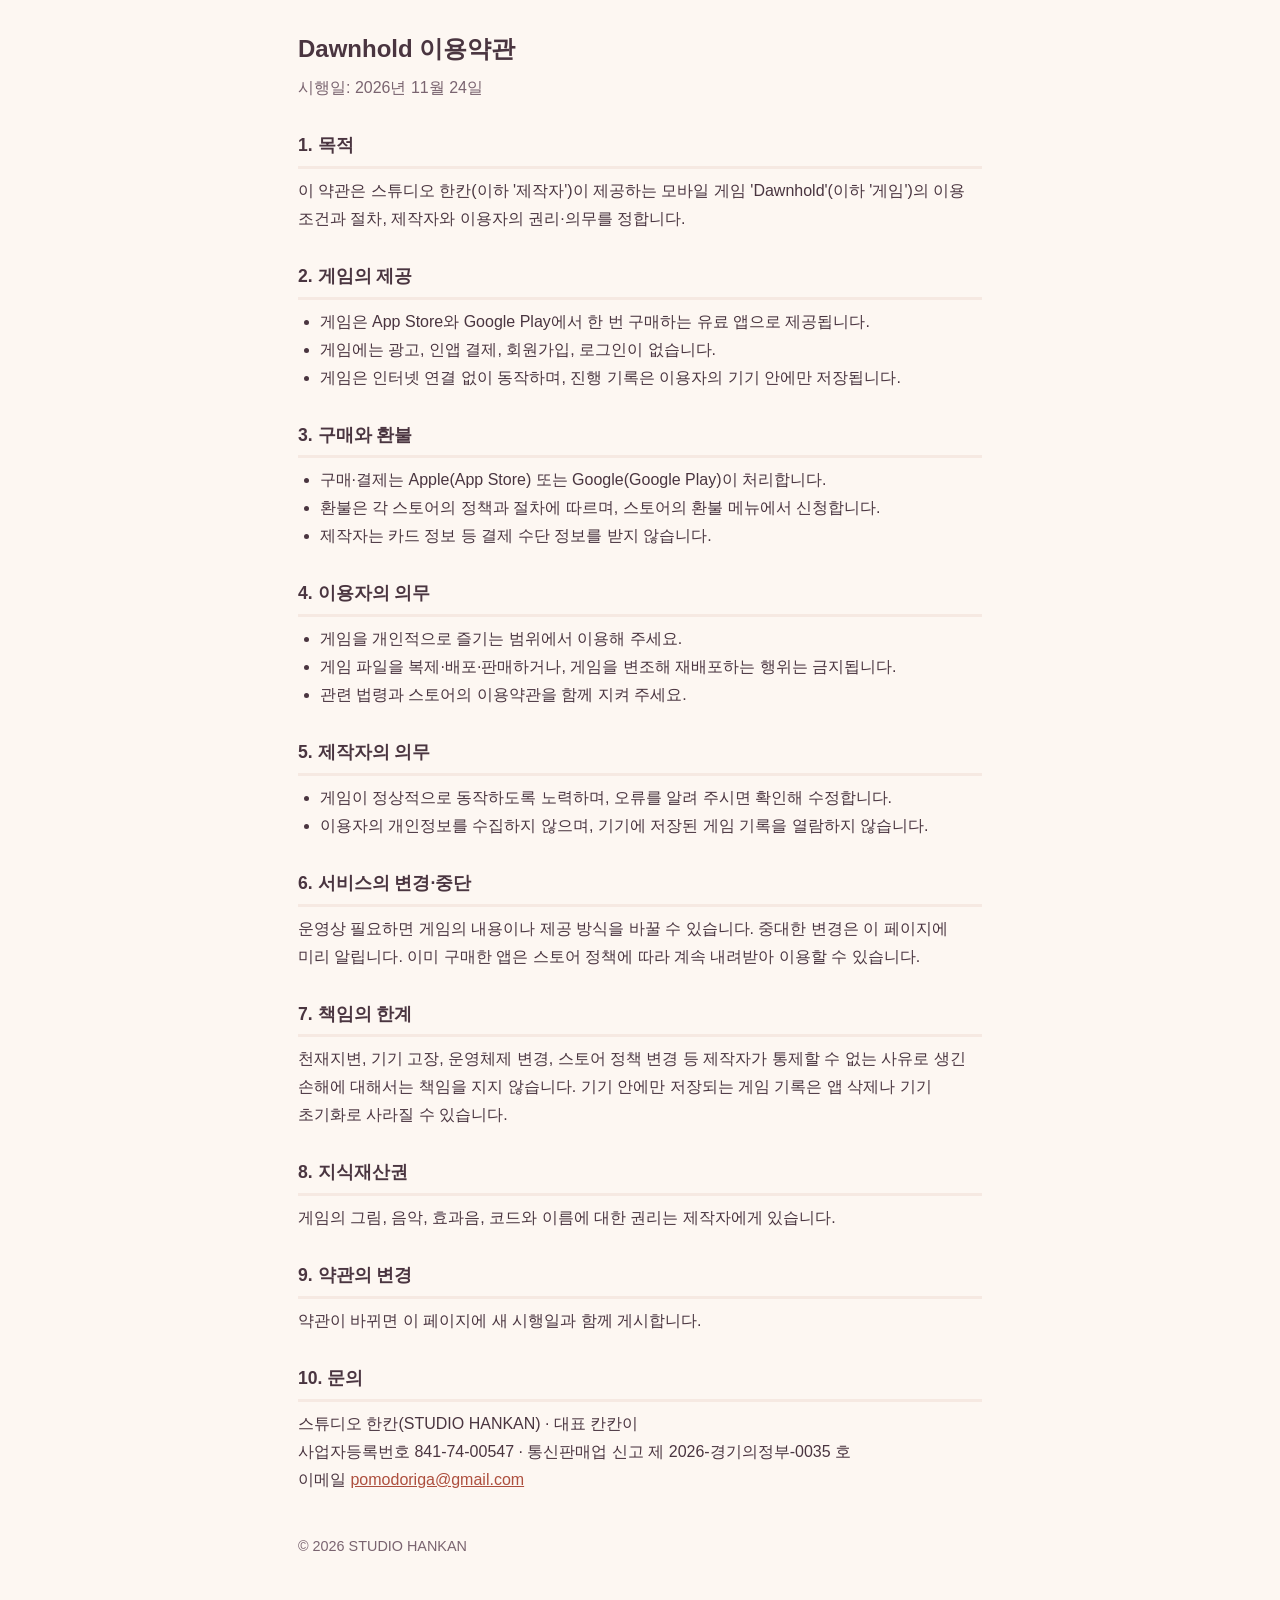
<file: dawnhold/terms.html>
<!doctype html>
<html lang="ko">
<head>
<meta charset="utf-8">
<meta name="viewport" content="width=device-width, initial-scale=1">
<title>Dawnhold 이용약관</title>
<style>
  :root { --bg:#fdf7f2; --panel:#f6e9e2; --text:#4a3540; --sub:#7a6470; --link:#ad4f3e; }
  @media (prefers-color-scheme: dark) { :root { --bg:#221a24; --panel:#2c202e; --text:#f6ece6; --sub:#c3b1ba; --link:#f0a58f; } }
  * { box-sizing:border-box; }
  body { margin:0; background:var(--bg); color:var(--text); font-family:-apple-system, BlinkMacSystemFont, "Apple SD Gothic Neo", "Noto Sans KR", "Malgun Gothic", sans-serif; line-height:1.75; word-break:keep-all; }
  main { max-width:720px; margin:0 auto; padding:28px 18px 56px; }
  h1 { font-size:1.5rem; margin:0 0 4px; }
  .date { color:var(--sub); margin:0 0 20px; }
  h2 { font-size:1.1rem; margin:28px 0 8px; padding-bottom:5px; border-bottom:3px solid var(--panel); }
  p, ul, ol { margin:8px 0; } ul, ol { padding-left:1.35em; }
  a { color:var(--link); }
  footer { margin-top:40px; color:var(--sub); font-size:.9rem; }
</style>
</head>
<body>
<main>
<h1>Dawnhold 이용약관</h1>
<p class="date">시행일: 2026년 11월 24일</p>

<h2>1. 목적</h2>
<p>이 약관은 스튜디오 한칸(이하 '제작자')이 제공하는 모바일 게임 'Dawnhold'(이하 '게임')의 이용 조건과 절차, 제작자와 이용자의 권리·의무를 정합니다.</p>

<h2>2. 게임의 제공</h2>
<ul>
  <li>게임은 App Store와 Google Play에서 한 번 구매하는 유료 앱으로 제공됩니다.</li>
  <li>게임에는 광고, 인앱 결제, 회원가입, 로그인이 없습니다.</li>
  <li>게임은 인터넷 연결 없이 동작하며, 진행 기록은 이용자의 기기 안에만 저장됩니다.</li>
</ul>

<h2>3. 구매와 환불</h2>
<ul>
  <li>구매·결제는 Apple(App Store) 또는 Google(Google Play)이 처리합니다.</li>
  <li>환불은 각 스토어의 정책과 절차에 따르며, 스토어의 환불 메뉴에서 신청합니다.</li>
  <li>제작자는 카드 정보 등 결제 수단 정보를 받지 않습니다.</li>
</ul>

<h2>4. 이용자의 의무</h2>
<ul>
  <li>게임을 개인적으로 즐기는 범위에서 이용해 주세요.</li>
  <li>게임 파일을 복제·배포·판매하거나, 게임을 변조해 재배포하는 행위는 금지됩니다.</li>
  <li>관련 법령과 스토어의 이용약관을 함께 지켜 주세요.</li>
</ul>

<h2>5. 제작자의 의무</h2>
<ul>
  <li>게임이 정상적으로 동작하도록 노력하며, 오류를 알려 주시면 확인해 수정합니다.</li>
  <li>이용자의 개인정보를 수집하지 않으며, 기기에 저장된 게임 기록을 열람하지 않습니다.</li>
</ul>

<h2>6. 서비스의 변경·중단</h2>
<p>운영상 필요하면 게임의 내용이나 제공 방식을 바꿀 수 있습니다. 중대한 변경은 이 페이지에 미리 알립니다. 이미 구매한 앱은 스토어 정책에 따라 계속 내려받아 이용할 수 있습니다.</p>

<h2>7. 책임의 한계</h2>
<p>천재지변, 기기 고장, 운영체제 변경, 스토어 정책 변경 등 제작자가 통제할 수 없는 사유로 생긴 손해에 대해서는 책임을 지지 않습니다. 기기 안에만 저장되는 게임 기록은 앱 삭제나 기기 초기화로 사라질 수 있습니다.</p>

<h2>8. 지식재산권</h2>
<p>게임의 그림, 음악, 효과음, 코드와 이름에 대한 권리는 제작자에게 있습니다.</p>

<h2>9. 약관의 변경</h2>
<p>약관이 바뀌면 이 페이지에 새 시행일과 함께 게시합니다.</p>

<h2>10. 문의</h2>
<p>스튜디오 한칸(STUDIO HANKAN) · 대표 칸칸이<br>
사업자등록번호 841-74-00547 · 통신판매업 신고 제 2026-경기의정부-0035 호<br>
이메일 <a href="mailto:pomodoriga@gmail.com">pomodoriga@gmail.com</a></p>

<footer>© 2026 STUDIO HANKAN</footer>
</main>
</body>
</html>
</file>
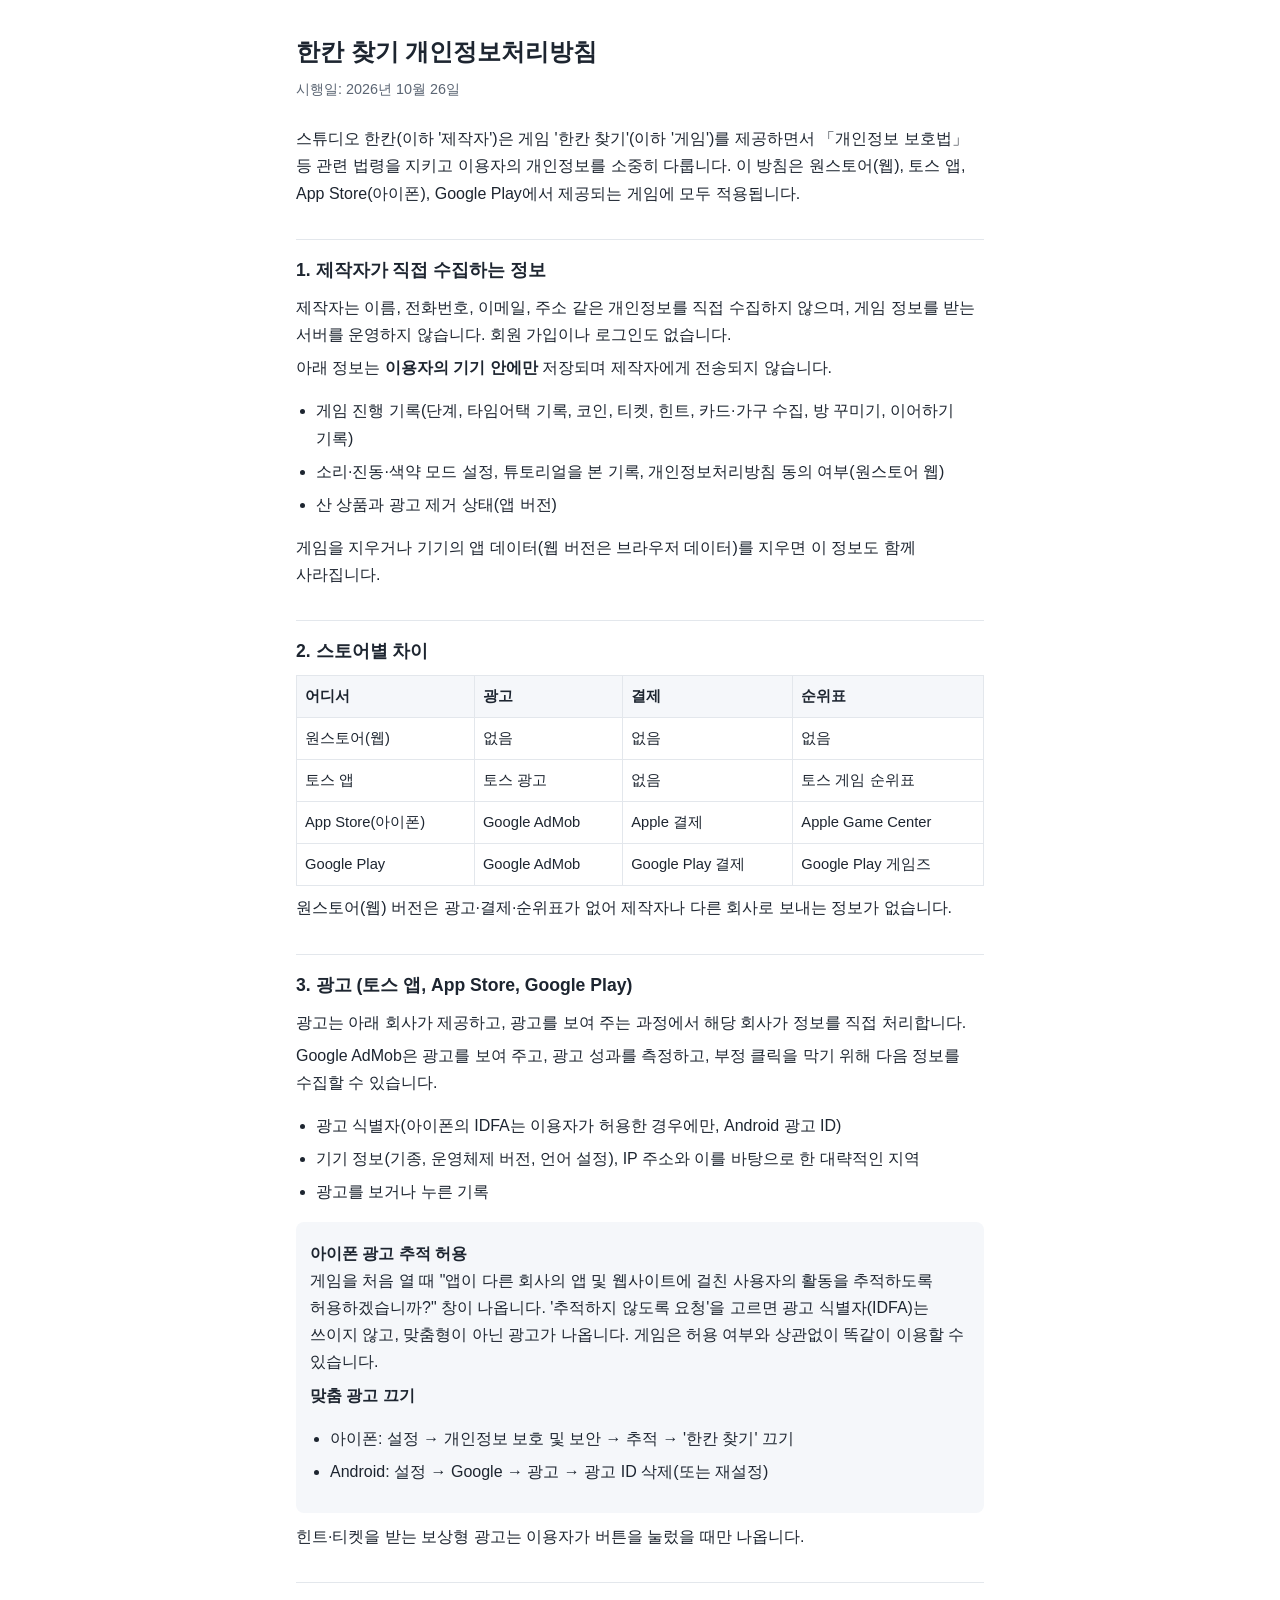
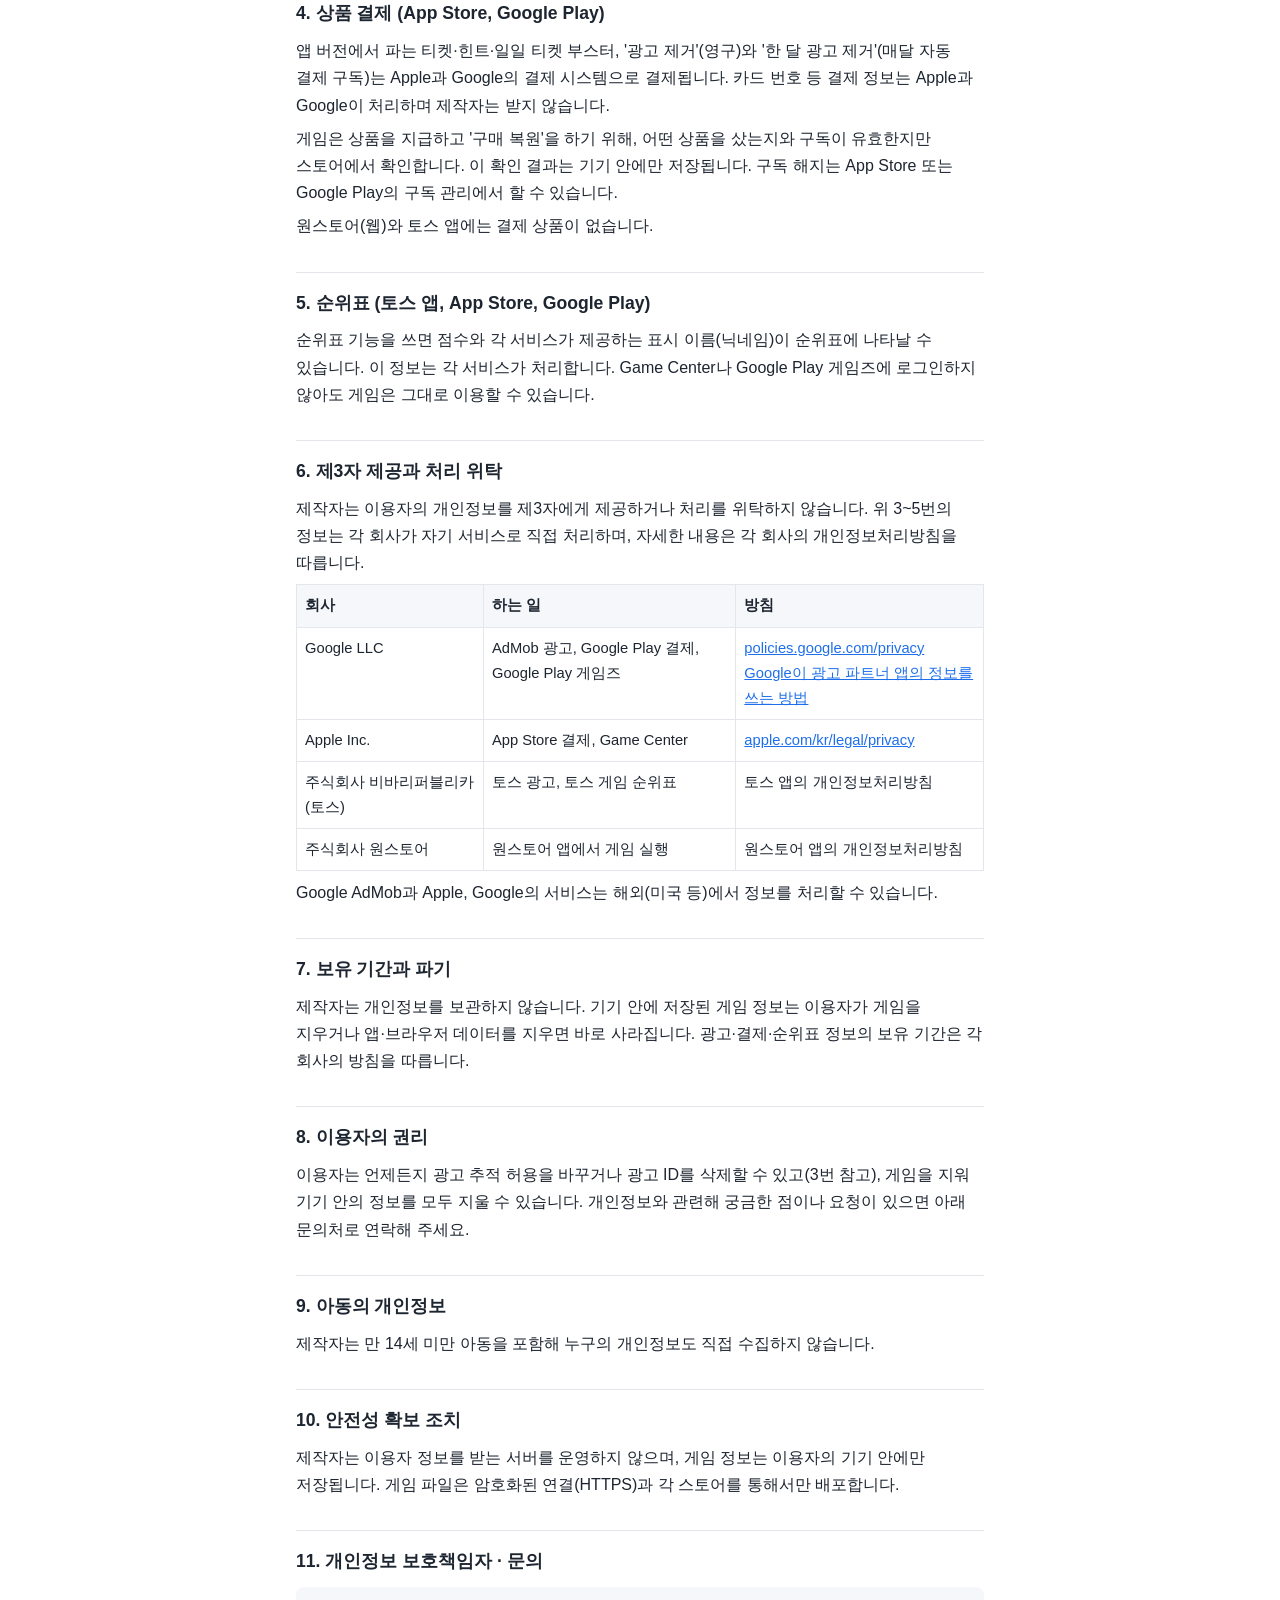
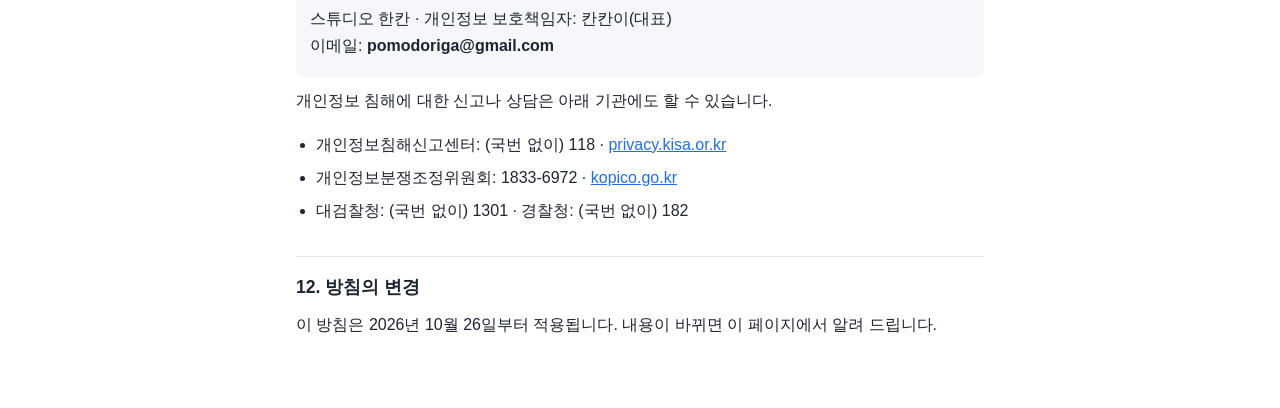
<file: hankan-find/privacy.html>
<!doctype html>
<html lang="ko">
<head>
<meta charset="utf-8">
<meta name="viewport" content="width=device-width, initial-scale=1">
<title>한칸 찾기 개인정보처리방침</title>
<style>
  :root { --bg:#ffffff; --fg:#1d2530; --sub:#5b6573; --line:#e3e7ec; --accent:#1f6feb; --box:#f5f7fa; }
  @media (prefers-color-scheme: dark) {
    :root { --bg:#0f2438; --fg:#e8edf3; --sub:#a9b4c2; --line:#24405a; --accent:#7fb3ff; --box:#16304a; }
  }
  * { box-sizing:border-box; }
  body { margin:0; background:var(--bg); color:var(--fg);
         font-family:-apple-system, BlinkMacSystemFont, "Apple SD Gothic Neo", "Malgun Gothic", "Noto Sans KR", sans-serif;
         line-height:1.7; font-size:16px; word-break:keep-all; }
  main { max-width:720px; margin:0 auto; padding:32px 16px 64px; }
  h1 { font-size:1.5em; margin:0 0 4px; }
  .date { color:var(--sub); font-size:.9em; margin:0 0 24px; }
  h2 { font-size:1.1em; margin:32px 0 8px; padding-top:16px; border-top:1px solid var(--line); }
  p, li { margin:6px 0; }
  ul { padding-left:20px; }
  table { width:100%; border-collapse:collapse; font-size:.92em; margin:8px 0; }
  th, td { border:1px solid var(--line); padding:8px; text-align:left; vertical-align:top; }
  th { background:var(--box); }
  .box { background:var(--box); border-radius:8px; padding:12px 14px; margin:10px 0; }
  a { color:var(--accent); word-break:break-all; }
</style>
</head>
<body>
<main>
<h1>한칸 찾기 개인정보처리방침</h1>
<p class="date">시행일: 2026년 10월 26일</p>

<p>스튜디오 한칸(이하 '제작자')은 게임 '한칸 찾기'(이하 '게임')를 제공하면서 「개인정보 보호법」 등 관련 법령을 지키고 이용자의 개인정보를 소중히 다룹니다. 이 방침은 원스토어(웹), 토스 앱, App Store(아이폰), Google Play에서 제공되는 게임에 모두 적용됩니다.</p>

<h2>1. 제작자가 직접 수집하는 정보</h2>
<p>제작자는 이름, 전화번호, 이메일, 주소 같은 개인정보를 직접 수집하지 않으며, 게임 정보를 받는 서버를 운영하지 않습니다. 회원 가입이나 로그인도 없습니다.</p>
<p>아래 정보는 <b>이용자의 기기 안에만</b> 저장되며 제작자에게 전송되지 않습니다.</p>
<ul>
<li>게임 진행 기록(단계, 타임어택 기록, 코인, 티켓, 힌트, 카드·가구 수집, 방 꾸미기, 이어하기 기록)</li>
<li>소리·진동·색약 모드 설정, 튜토리얼을 본 기록, 개인정보처리방침 동의 여부(원스토어 웹)</li>
<li>산 상품과 광고 제거 상태(앱 버전)</li>
</ul>
<p>게임을 지우거나 기기의 앱 데이터(웹 버전은 브라우저 데이터)를 지우면 이 정보도 함께 사라집니다.</p>

<h2>2. 스토어별 차이</h2>
<table>
<tr><th>어디서</th><th>광고</th><th>결제</th><th>순위표</th></tr>
<tr><td>원스토어(웹)</td><td>없음</td><td>없음</td><td>없음</td></tr>
<tr><td>토스 앱</td><td>토스 광고</td><td>없음</td><td>토스 게임 순위표</td></tr>
<tr><td>App Store(아이폰)</td><td>Google AdMob</td><td>Apple 결제</td><td>Apple Game Center</td></tr>
<tr><td>Google Play</td><td>Google AdMob</td><td>Google Play 결제</td><td>Google Play 게임즈</td></tr>
</table>
<p>원스토어(웹) 버전은 광고·결제·순위표가 없어 제작자나 다른 회사로 보내는 정보가 없습니다.</p>

<h2>3. 광고 (토스 앱, App Store, Google Play)</h2>
<p>광고는 아래 회사가 제공하고, 광고를 보여 주는 과정에서 해당 회사가 정보를 직접 처리합니다.</p>
<p>Google AdMob은 광고를 보여 주고, 광고 성과를 측정하고, 부정 클릭을 막기 위해 다음 정보를 수집할 수 있습니다.</p>
<ul>
<li>광고 식별자(아이폰의 IDFA는 이용자가 허용한 경우에만, Android 광고 ID)</li>
<li>기기 정보(기종, 운영체제 버전, 언어 설정), IP 주소와 이를 바탕으로 한 대략적인 지역</li>
<li>광고를 보거나 누른 기록</li>
</ul>
<div class="box">
<p><b>아이폰 광고 추적 허용</b><br>
게임을 처음 열 때 "앱이 다른 회사의 앱 및 웹사이트에 걸친 사용자의 활동을 추적하도록 허용하겠습니까?" 창이 나옵니다. '추적하지 않도록 요청'을 고르면 광고 식별자(IDFA)는 쓰이지 않고, 맞춤형이 아닌 광고가 나옵니다. 게임은 허용 여부와 상관없이 똑같이 이용할 수 있습니다.</p>
<p><b>맞춤 광고 끄기</b></p>
<ul>
<li>아이폰: 설정 → 개인정보 보호 및 보안 → 추적 → '한칸 찾기' 끄기</li>
<li>Android: 설정 → Google → 광고 → 광고 ID 삭제(또는 재설정)</li>
</ul>
</div>
<p>힌트·티켓을 받는 보상형 광고는 이용자가 버튼을 눌렀을 때만 나옵니다.</p>

<h2>4. 상품 결제 (App Store, Google Play)</h2>
<p>앱 버전에서 파는 티켓·힌트·일일 티켓 부스터, '광고 제거'(영구)와 '한 달 광고 제거'(매달 자동 결제 구독)는 Apple과 Google의 결제 시스템으로 결제됩니다. 카드 번호 등 결제 정보는 Apple과 Google이 처리하며 제작자는 받지 않습니다.</p>
<p>게임은 상품을 지급하고 '구매 복원'을 하기 위해, 어떤 상품을 샀는지와 구독이 유효한지만 스토어에서 확인합니다. 이 확인 결과는 기기 안에만 저장됩니다. 구독 해지는 App Store 또는 Google Play의 구독 관리에서 할 수 있습니다.</p>
<p>원스토어(웹)와 토스 앱에는 결제 상품이 없습니다.</p>

<h2>5. 순위표 (토스 앱, App Store, Google Play)</h2>
<p>순위표 기능을 쓰면 점수와 각 서비스가 제공하는 표시 이름(닉네임)이 순위표에 나타날 수 있습니다. 이 정보는 각 서비스가 처리합니다. Game Center나 Google Play 게임즈에 로그인하지 않아도 게임은 그대로 이용할 수 있습니다.</p>

<h2>6. 제3자 제공과 처리 위탁</h2>
<p>제작자는 이용자의 개인정보를 제3자에게 제공하거나 처리를 위탁하지 않습니다. 위 3~5번의 정보는 각 회사가 자기 서비스로 직접 처리하며, 자세한 내용은 각 회사의 개인정보처리방침을 따릅니다.</p>
<table>
<tr><th>회사</th><th>하는 일</th><th>방침</th></tr>
<tr><td>Google LLC</td><td>AdMob 광고, Google Play 결제, Google Play 게임즈</td><td><a href="https://policies.google.com/privacy">policies.google.com/privacy</a><br><a href="https://policies.google.com/technologies/partner-sites">Google이 광고 파트너 앱의 정보를 쓰는 방법</a></td></tr>
<tr><td>Apple Inc.</td><td>App Store 결제, Game Center</td><td><a href="https://www.apple.com/kr/legal/privacy/">apple.com/kr/legal/privacy</a></td></tr>
<tr><td>주식회사 비바리퍼블리카(토스)</td><td>토스 광고, 토스 게임 순위표</td><td>토스 앱의 개인정보처리방침</td></tr>
<tr><td>주식회사 원스토어</td><td>원스토어 앱에서 게임 실행</td><td>원스토어 앱의 개인정보처리방침</td></tr>
</table>
<p>Google AdMob과 Apple, Google의 서비스는 해외(미국 등)에서 정보를 처리할 수 있습니다.</p>

<h2>7. 보유 기간과 파기</h2>
<p>제작자는 개인정보를 보관하지 않습니다. 기기 안에 저장된 게임 정보는 이용자가 게임을 지우거나 앱·브라우저 데이터를 지우면 바로 사라집니다. 광고·결제·순위표 정보의 보유 기간은 각 회사의 방침을 따릅니다.</p>

<h2>8. 이용자의 권리</h2>
<p>이용자는 언제든지 광고 추적 허용을 바꾸거나 광고 ID를 삭제할 수 있고(3번 참고), 게임을 지워 기기 안의 정보를 모두 지울 수 있습니다. 개인정보와 관련해 궁금한 점이나 요청이 있으면 아래 문의처로 연락해 주세요.</p>

<h2>9. 아동의 개인정보</h2>
<p>제작자는 만 14세 미만 아동을 포함해 누구의 개인정보도 직접 수집하지 않습니다.</p>

<h2>10. 안전성 확보 조치</h2>
<p>제작자는 이용자 정보를 받는 서버를 운영하지 않으며, 게임 정보는 이용자의 기기 안에만 저장됩니다. 게임 파일은 암호화된 연결(HTTPS)과 각 스토어를 통해서만 배포합니다.</p>

<h2>11. 개인정보 보호책임자 · 문의</h2>
<div class="box">
<p>스튜디오 한칸 · 개인정보 보호책임자: 칸칸이(대표)<br>
이메일: <b>pomodoriga@gmail.com</b></p>
</div>
<p>개인정보 침해에 대한 신고나 상담은 아래 기관에도 할 수 있습니다.</p>
<ul>
<li>개인정보침해신고센터: (국번 없이) 118 · <a href="https://privacy.kisa.or.kr">privacy.kisa.or.kr</a></li>
<li>개인정보분쟁조정위원회: 1833-6972 · <a href="https://www.kopico.go.kr">kopico.go.kr</a></li>
<li>대검찰청: (국번 없이) 1301 · 경찰청: (국번 없이) 182</li>
</ul>

<h2>12. 방침의 변경</h2>
<p>이 방침은 2026년 10월 26일부터 적용됩니다. 내용이 바뀌면 이 페이지에서 알려 드립니다.</p>
</main>
</body>
</html>
</file>
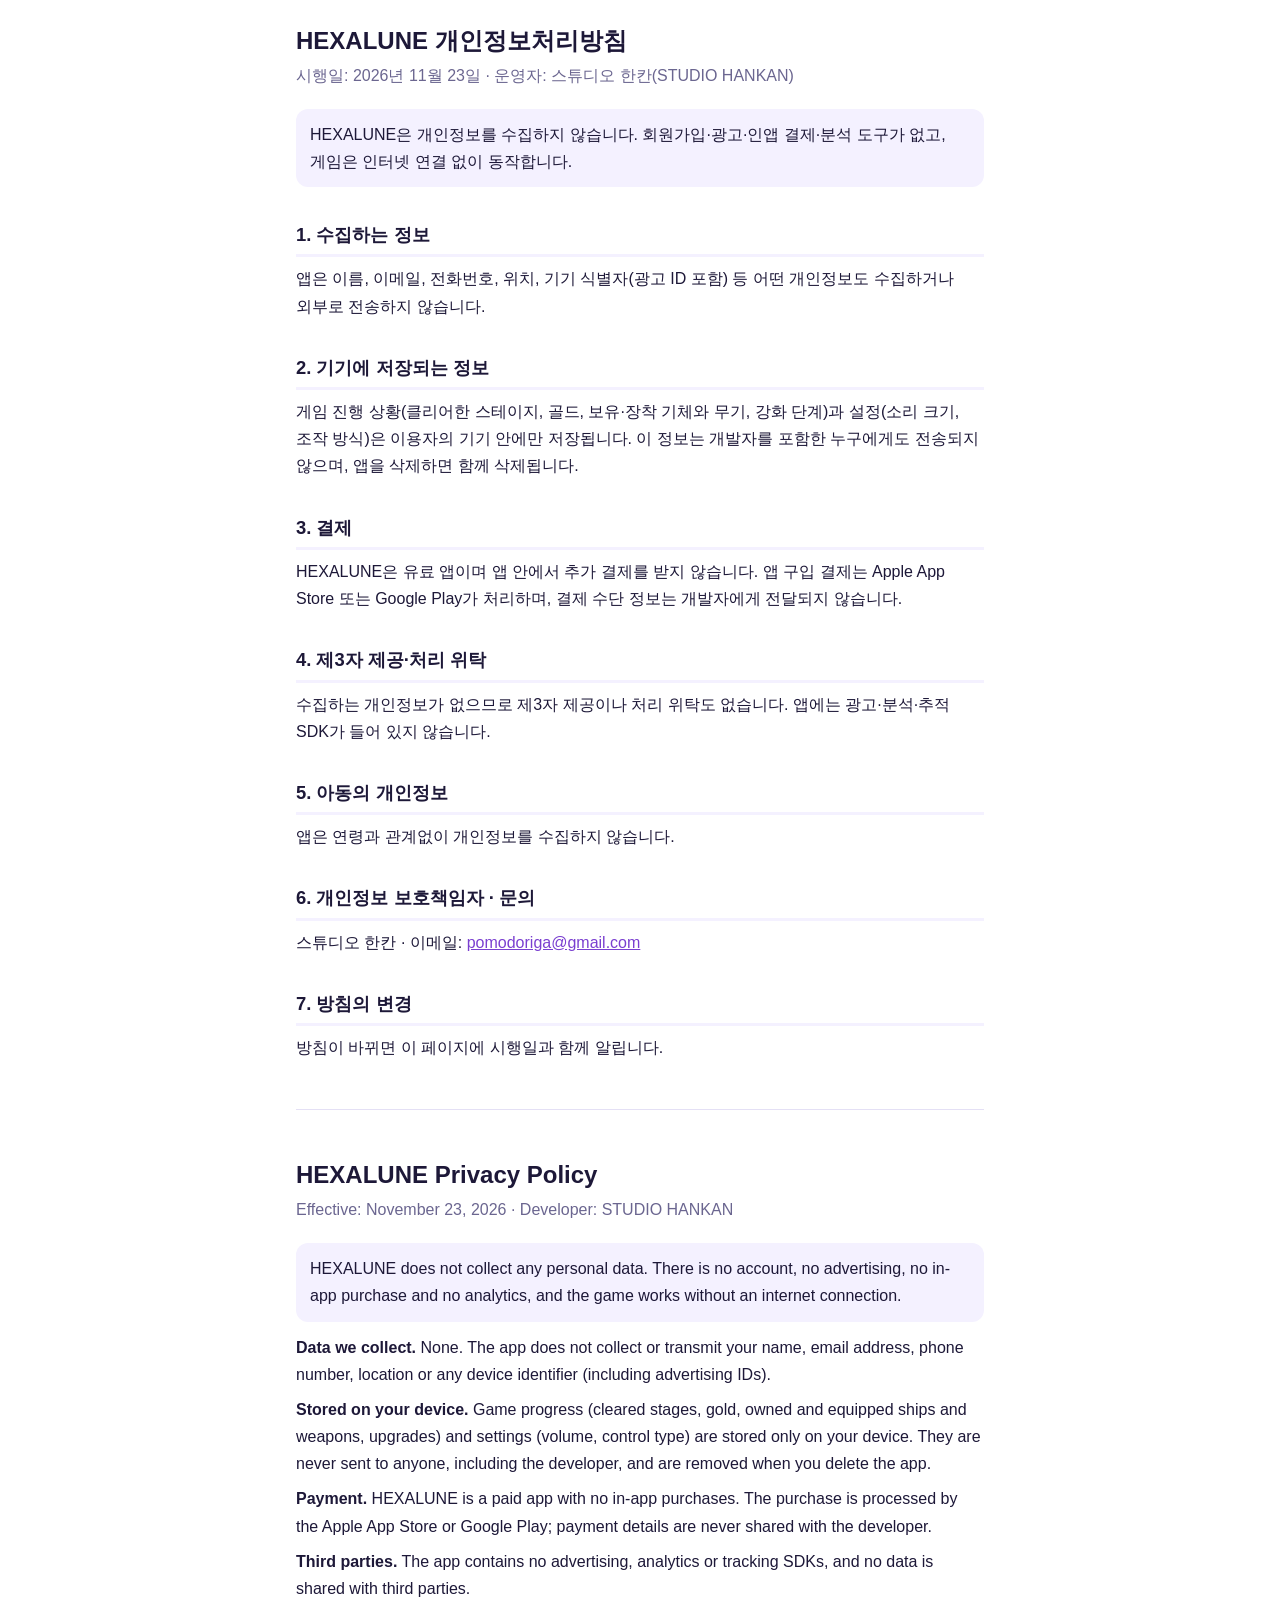
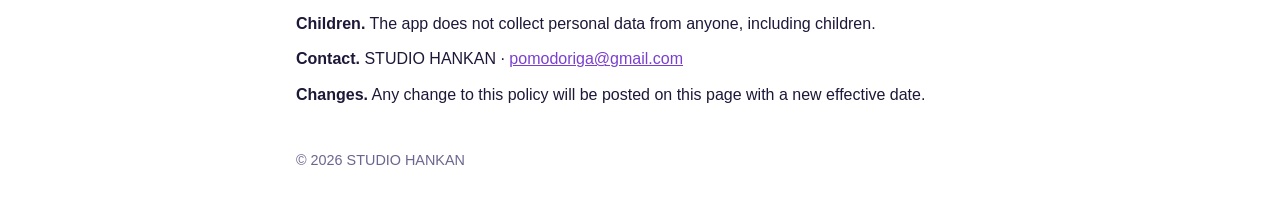
<file: hexalune/privacy.html>
<!doctype html>
<html lang="ko">
<head>
<meta charset="utf-8">
<meta name="viewport" content="width=device-width, initial-scale=1">
<title>HEXALUNE 개인정보처리방침 · Privacy Policy</title>
<style>
  :root { --bg:#ffffff; --fg:#1d1838; --sub:#6b6690; --line:#e4e0f5; --panel:#f4f1ff; --link:#7a3fd0; }
  @media (prefers-color-scheme: dark) { :root { --bg:#0a0628; --fg:#fff1e6; --sub:#a9a2e0; --line:#2a2160; --panel:#140b38; --link:#ffbf47; } }
  * { box-sizing:border-box; }
  body { margin:0; background:var(--bg); color:var(--fg); font-family:-apple-system, BlinkMacSystemFont, "Apple SD Gothic Neo", "Noto Sans KR", "Malgun Gothic", sans-serif; line-height:1.7; word-break:keep-all; overflow-wrap:break-word; }
  main { max-width:720px; margin:0 auto; padding:24px 16px 48px; }
  h1 { font-size:1.5rem; line-height:1.4; margin:0 0 4px; }
  .date { color:var(--sub); margin:0 0 20px; }
  h2 { font-size:1.15rem; margin:32px 0 8px; padding-bottom:4px; border-bottom:3px solid var(--panel); }
  p, ul { margin:8px 0; } ul { padding-left:1.3em; }
  a { color:var(--link); }
  .box { background:var(--panel); border-radius:12px; padding:12px 14px; margin:12px 0; }
  hr { margin:48px 0; border:0; border-top:1px solid var(--line); }
  footer { margin-top:40px; color:var(--sub); font-size:.9rem; }
</style>
</head>
<body>
<main>
<h1>HEXALUNE 개인정보처리방침</h1>
<p class="date">시행일: 2026년 11월 23일 · 운영자: 스튜디오 한칸(STUDIO HANKAN)</p>

<div class="box">HEXALUNE은 개인정보를 수집하지 않습니다. 회원가입·광고·인앱 결제·분석 도구가 없고, 게임은 인터넷 연결 없이 동작합니다.</div>

<h2>1. 수집하는 정보</h2>
<p>앱은 이름, 이메일, 전화번호, 위치, 기기 식별자(광고 ID 포함) 등 어떤 개인정보도 수집하거나 외부로 전송하지 않습니다.</p>

<h2>2. 기기에 저장되는 정보</h2>
<p>게임 진행 상황(클리어한 스테이지, 골드, 보유·장착 기체와 무기, 강화 단계)과 설정(소리 크기, 조작 방식)은 이용자의 기기 안에만 저장됩니다. 이 정보는 개발자를 포함한 누구에게도 전송되지 않으며, 앱을 삭제하면 함께 삭제됩니다.</p>

<h2>3. 결제</h2>
<p>HEXALUNE은 유료 앱이며 앱 안에서 추가 결제를 받지 않습니다. 앱 구입 결제는 Apple App Store 또는 Google Play가 처리하며, 결제 수단 정보는 개발자에게 전달되지 않습니다.</p>

<h2>4. 제3자 제공·처리 위탁</h2>
<p>수집하는 개인정보가 없으므로 제3자 제공이나 처리 위탁도 없습니다. 앱에는 광고·분석·추적 SDK가 들어 있지 않습니다.</p>

<h2>5. 아동의 개인정보</h2>
<p>앱은 연령과 관계없이 개인정보를 수집하지 않습니다.</p>

<h2>6. 개인정보 보호책임자 · 문의</h2>
<p>스튜디오 한칸 · 이메일: <a href="mailto:pomodoriga@gmail.com">pomodoriga@gmail.com</a></p>

<h2>7. 방침의 변경</h2>
<p>방침이 바뀌면 이 페이지에 시행일과 함께 알립니다.</p>

<hr>

<h1 lang="en">HEXALUNE Privacy Policy</h1>
<p class="date" lang="en">Effective: November 23, 2026 · Developer: STUDIO HANKAN</p>
<div lang="en">
<div class="box">HEXALUNE does not collect any personal data. There is no account, no advertising, no in-app purchase and no analytics, and the game works without an internet connection.</div>
<p><strong>Data we collect.</strong> None. The app does not collect or transmit your name, email address, phone number, location or any device identifier (including advertising IDs).</p>
<p><strong>Stored on your device.</strong> Game progress (cleared stages, gold, owned and equipped ships and weapons, upgrades) and settings (volume, control type) are stored only on your device. They are never sent to anyone, including the developer, and are removed when you delete the app.</p>
<p><strong>Payment.</strong> HEXALUNE is a paid app with no in-app purchases. The purchase is processed by the Apple App Store or Google Play; payment details are never shared with the developer.</p>
<p><strong>Third parties.</strong> The app contains no advertising, analytics or tracking SDKs, and no data is shared with third parties.</p>
<p><strong>Children.</strong> The app does not collect personal data from anyone, including children.</p>
<p><strong>Contact.</strong> STUDIO HANKAN · <a href="mailto:pomodoriga@gmail.com">pomodoriga@gmail.com</a></p>
<p><strong>Changes.</strong> Any change to this policy will be posted on this page with a new effective date.</p>
</div>
<footer>© 2026 STUDIO HANKAN</footer>
</main>
</body>
</html>
</file>
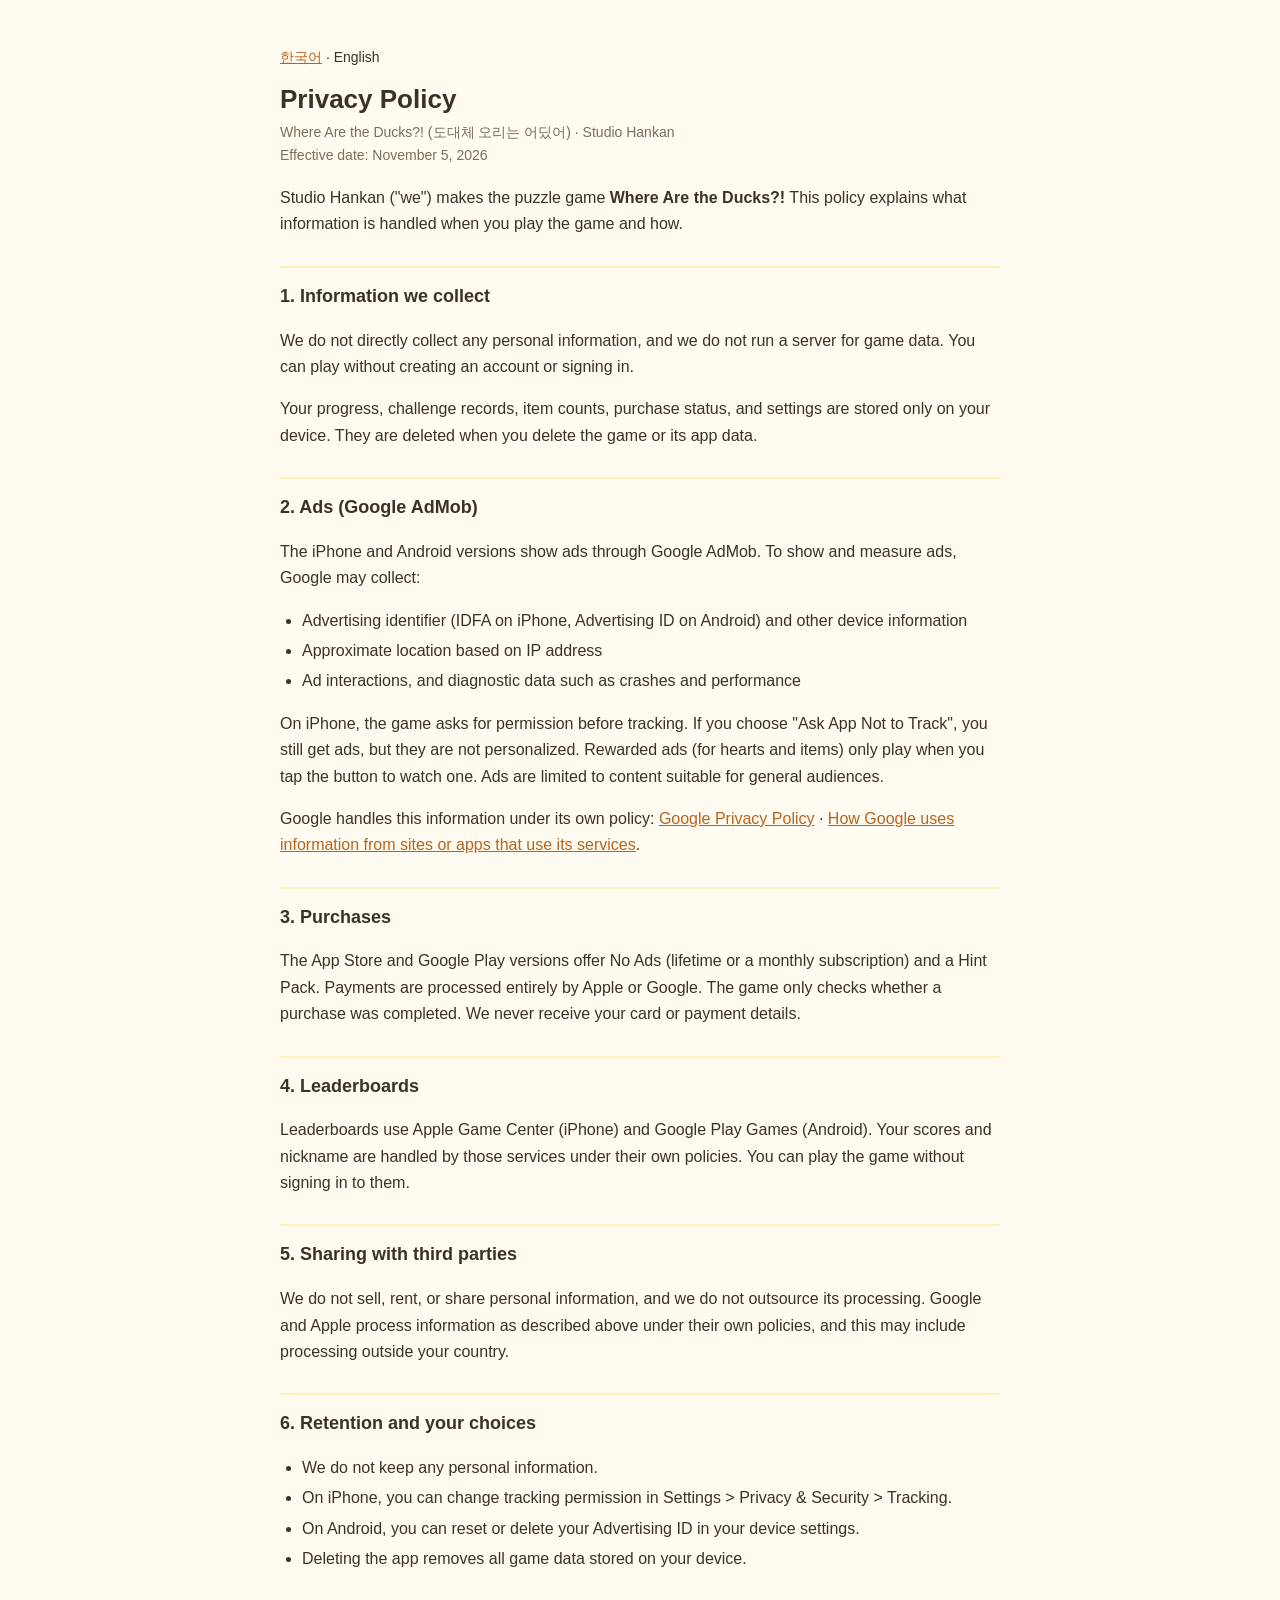
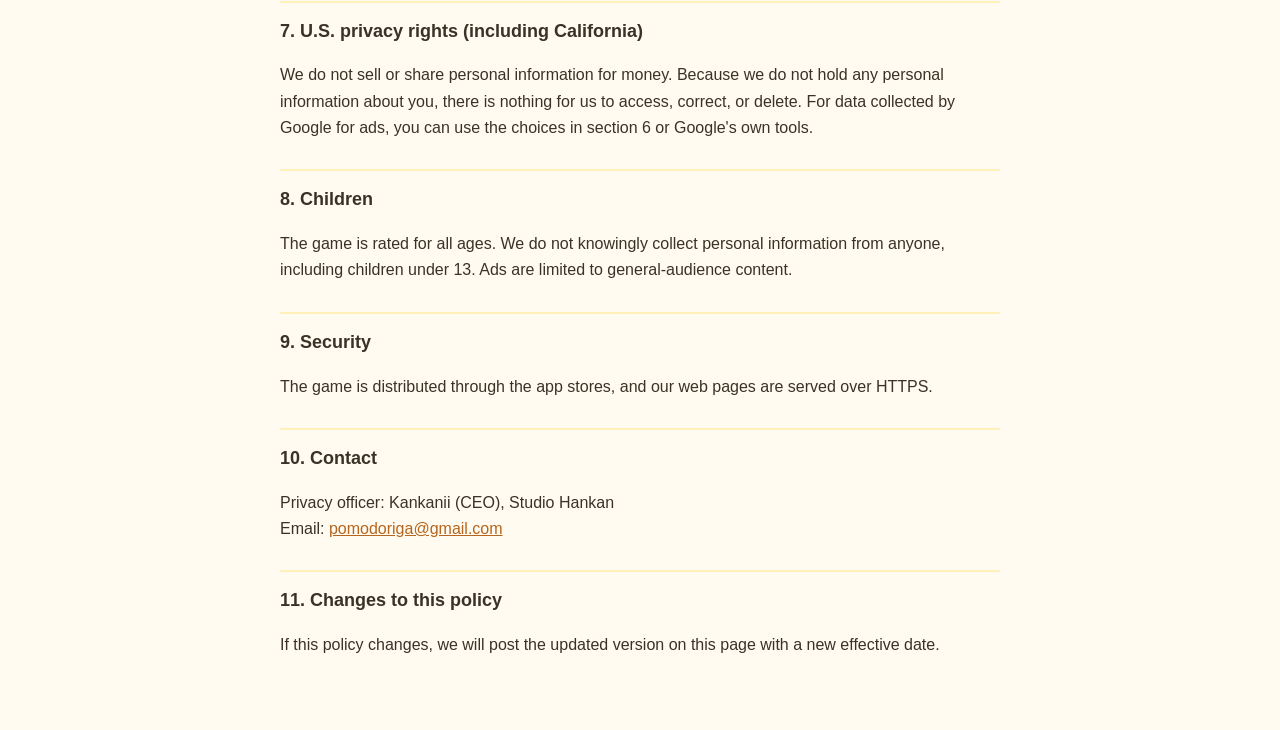
<file: whereducks/privacy-en.html>
<!doctype html>
<html lang="en">
<head>
<meta charset="utf-8">
<meta name="viewport" content="width=device-width, initial-scale=1">
<title>Privacy Policy · Where Are the Ducks?!</title>
<style>
  body { margin: 0; background: #FFFBF0; color: #3A3226; font: 16px/1.65 -apple-system, BlinkMacSystemFont, "Segoe UI", sans-serif; }
  main { max-width: 720px; margin: 0 auto; padding: 32px 20px 56px; }
  h1 { font-size: 26px; line-height: 1.3; margin: 0 0 4px; }
  h2 { font-size: 18px; margin: 28px 0 6px; padding-top: 14px; border-top: 2px solid #FFF1B8; }
  .meta { color: #7A6E5C; font-size: 14px; margin: 0 0 18px; }
  .lang { font-size: 14px; }
  a { color: #B5651D; }
  ul { padding-left: 22px; }
  li { margin: 4px 0; }
</style>
</head>
<body>
<main>
  <p class="lang"><a href="privacy.html">한국어</a> · English</p>
  <h1>Privacy Policy</h1>
  <p class="meta">Where Are the Ducks?! (도대체 오리는 어딨어) · Studio Hankan<br>Effective date: November 5, 2026</p>

  <p>Studio Hankan ("we") makes the puzzle game <b>Where Are the Ducks?!</b> This policy explains what information is handled when you play the game and how.</p>

  <h2>1. Information we collect</h2>
  <p>We do not directly collect any personal information, and we do not run a server for game data. You can play without creating an account or signing in.</p>
  <p>Your progress, challenge records, item counts, purchase status, and settings are stored only on your device. They are deleted when you delete the game or its app data.</p>

  <h2>2. Ads (Google AdMob)</h2>
  <p>The iPhone and Android versions show ads through Google AdMob. To show and measure ads, Google may collect:</p>
  <ul>
    <li>Advertising identifier (IDFA on iPhone, Advertising ID on Android) and other device information</li>
    <li>Approximate location based on IP address</li>
    <li>Ad interactions, and diagnostic data such as crashes and performance</li>
  </ul>
  <p>On iPhone, the game asks for permission before tracking. If you choose "Ask App Not to Track", you still get ads, but they are not personalized. Rewarded ads (for hearts and items) only play when you tap the button to watch one. Ads are limited to content suitable for general audiences.</p>
  <p>Google handles this information under its own policy: <a href="https://policies.google.com/privacy">Google Privacy Policy</a> · <a href="https://policies.google.com/technologies/partner-sites">How Google uses information from sites or apps that use its services</a>.</p>

  <h2>3. Purchases</h2>
  <p>The App Store and Google Play versions offer No Ads (lifetime or a monthly subscription) and a Hint Pack. Payments are processed entirely by Apple or Google. The game only checks whether a purchase was completed. We never receive your card or payment details.</p>

  <h2>4. Leaderboards</h2>
  <p>Leaderboards use Apple Game Center (iPhone) and Google Play Games (Android). Your scores and nickname are handled by those services under their own policies. You can play the game without signing in to them.</p>

  <h2>5. Sharing with third parties</h2>
  <p>We do not sell, rent, or share personal information, and we do not outsource its processing. Google and Apple process information as described above under their own policies, and this may include processing outside your country.</p>

  <h2>6. Retention and your choices</h2>
  <ul>
    <li>We do not keep any personal information.</li>
    <li>On iPhone, you can change tracking permission in Settings &gt; Privacy &amp; Security &gt; Tracking.</li>
    <li>On Android, you can reset or delete your Advertising ID in your device settings.</li>
    <li>Deleting the app removes all game data stored on your device.</li>
  </ul>

  <h2>7. U.S. privacy rights (including California)</h2>
  <p>We do not sell or share personal information for money. Because we do not hold any personal information about you, there is nothing for us to access, correct, or delete. For data collected by Google for ads, you can use the choices in section 6 or Google's own tools.</p>

  <h2>8. Children</h2>
  <p>The game is rated for all ages. We do not knowingly collect personal information from anyone, including children under 13. Ads are limited to general-audience content.</p>

  <h2>9. Security</h2>
  <p>The game is distributed through the app stores, and our web pages are served over HTTPS.</p>

  <h2>10. Contact</h2>
  <p>Privacy officer: Kankanii (CEO), Studio Hankan<br>Email: <a href="mailto:pomodoriga@gmail.com">pomodoriga@gmail.com</a></p>

  <h2>11. Changes to this policy</h2>
  <p>If this policy changes, we will post the updated version on this page with a new effective date.</p>
</main>
</body>
</html>
</file>
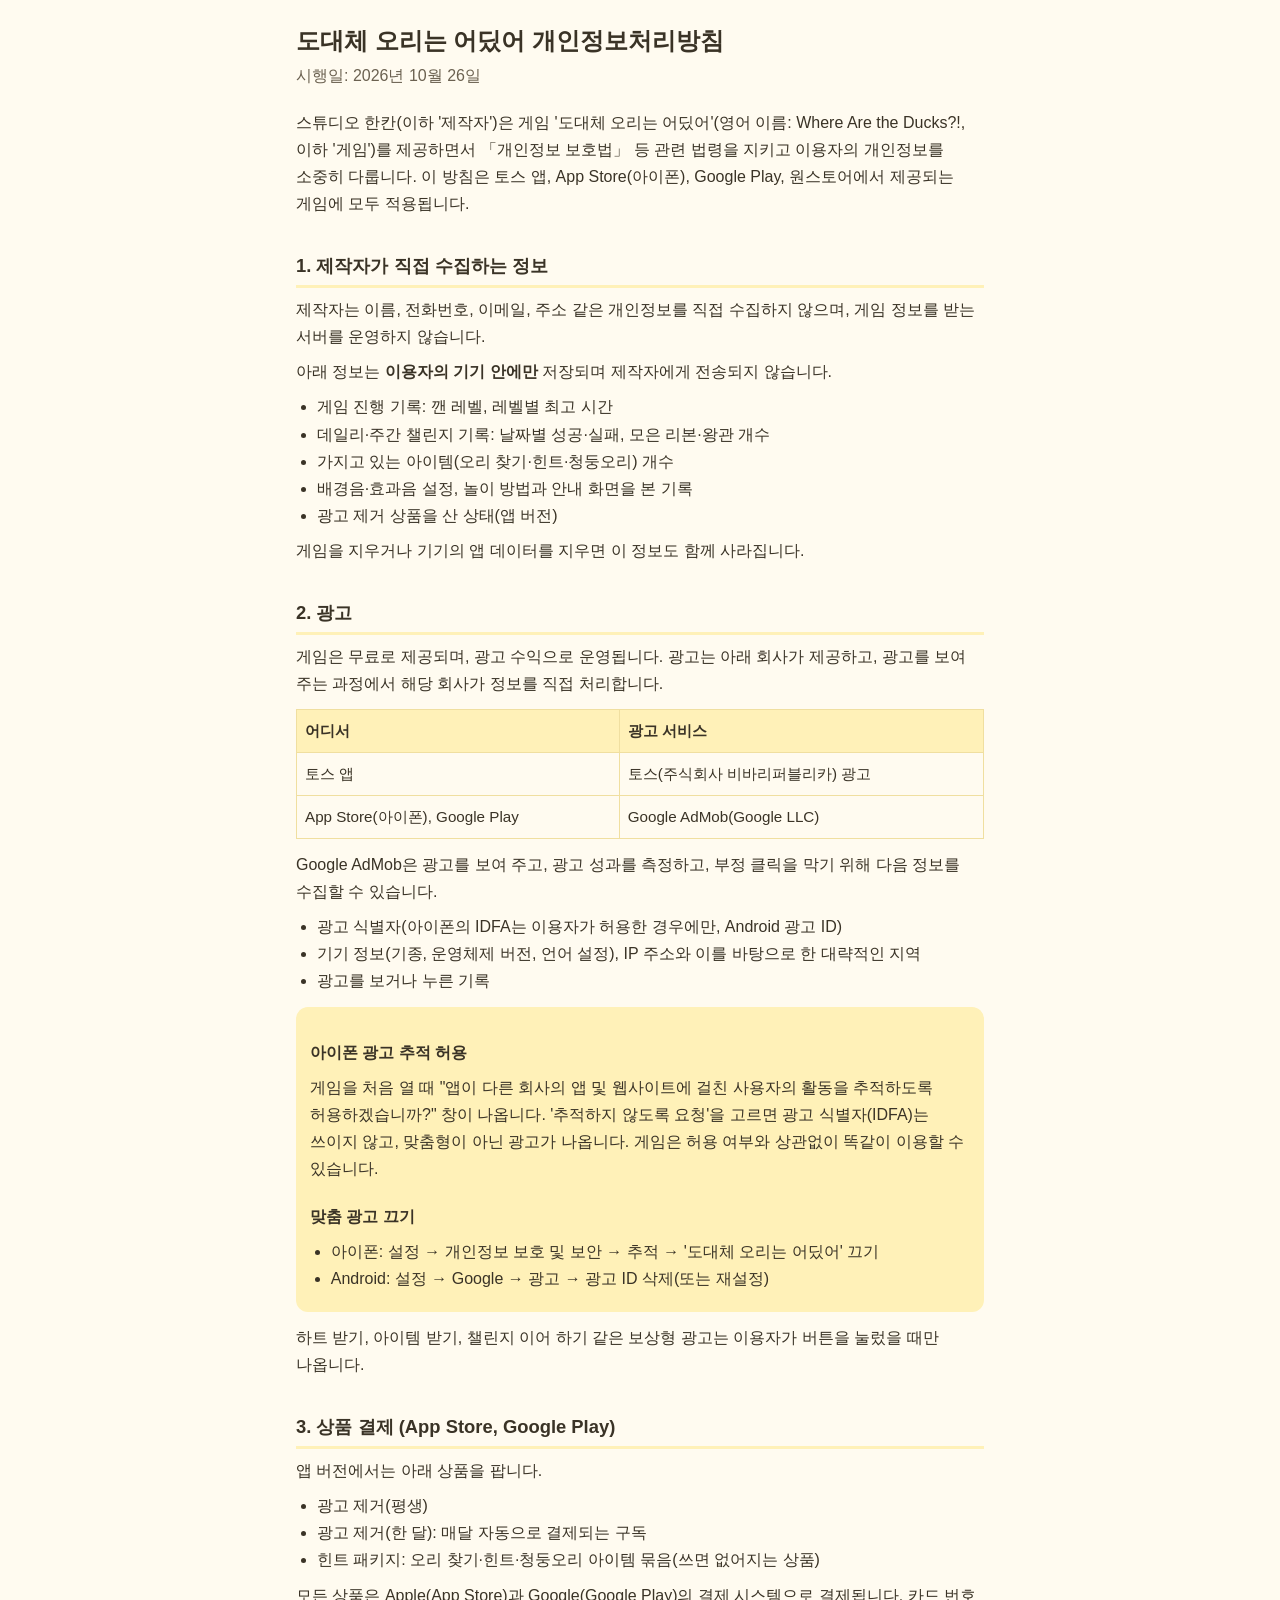
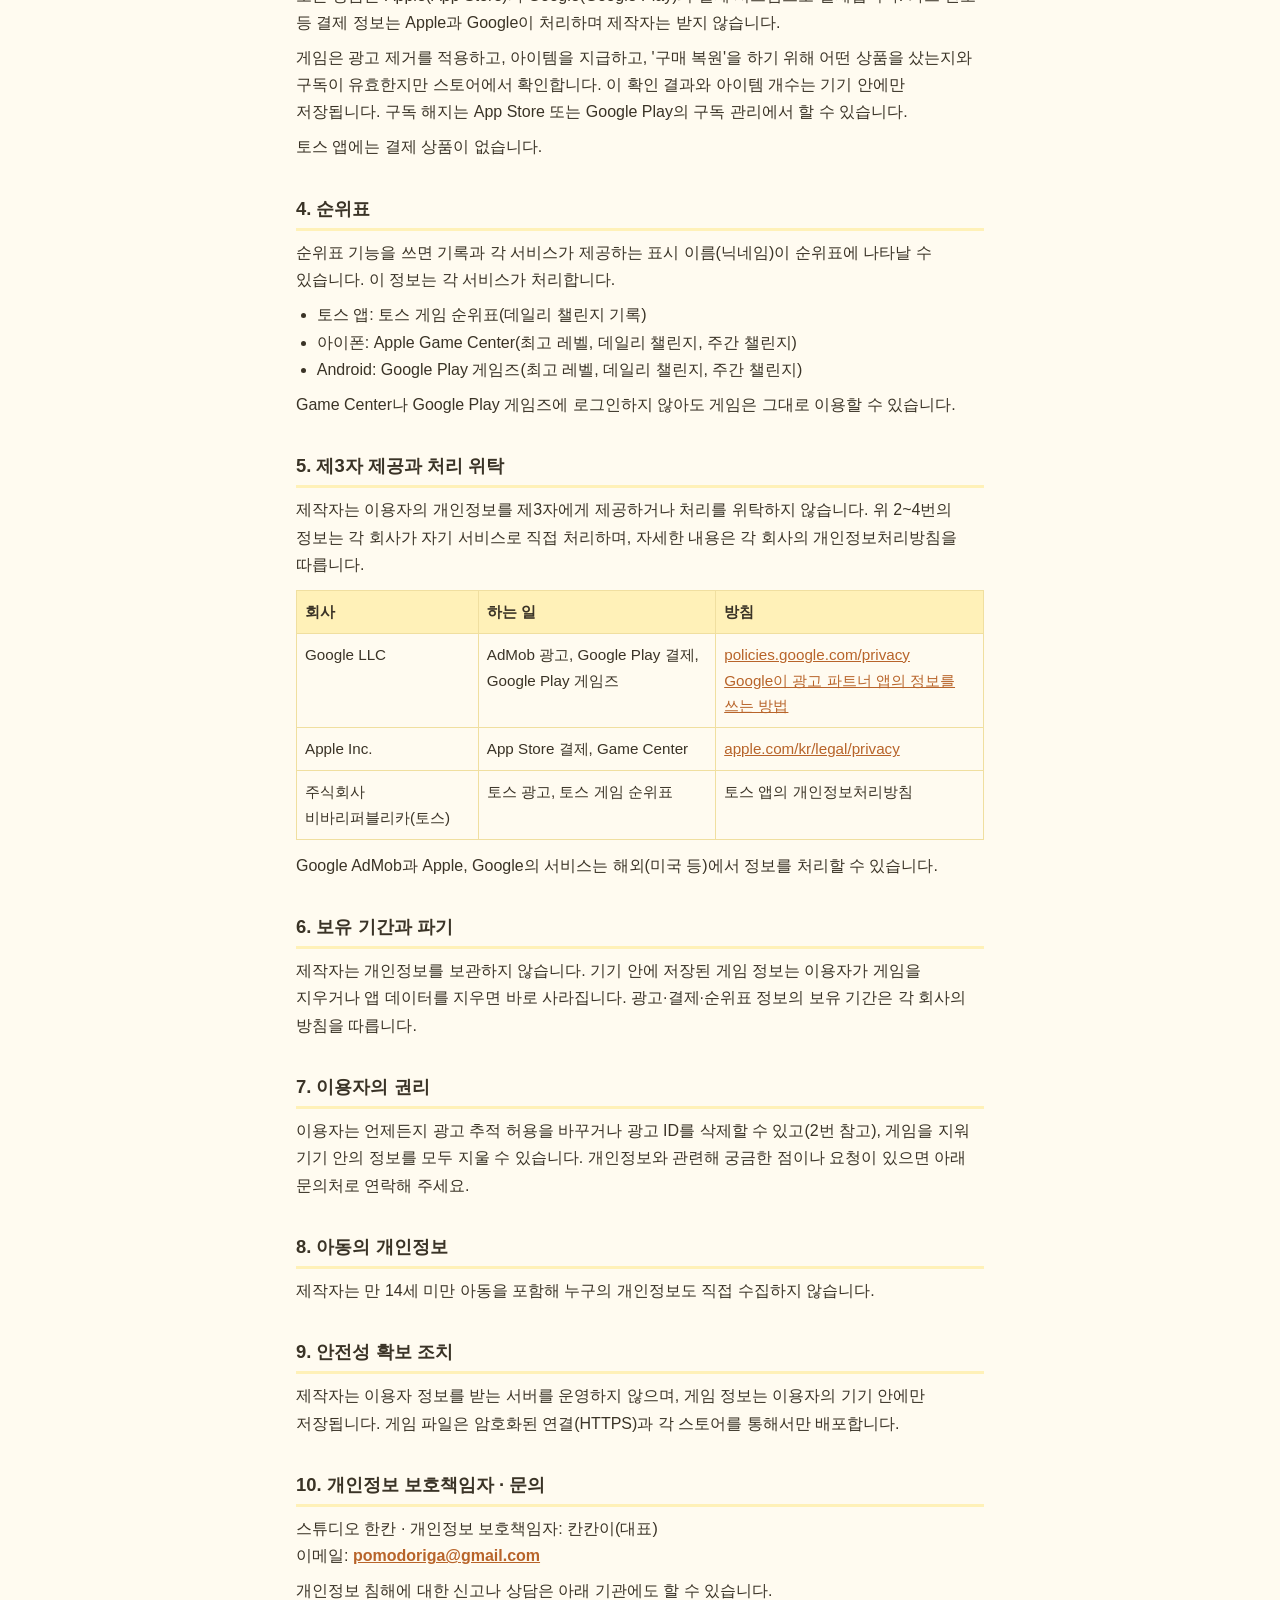
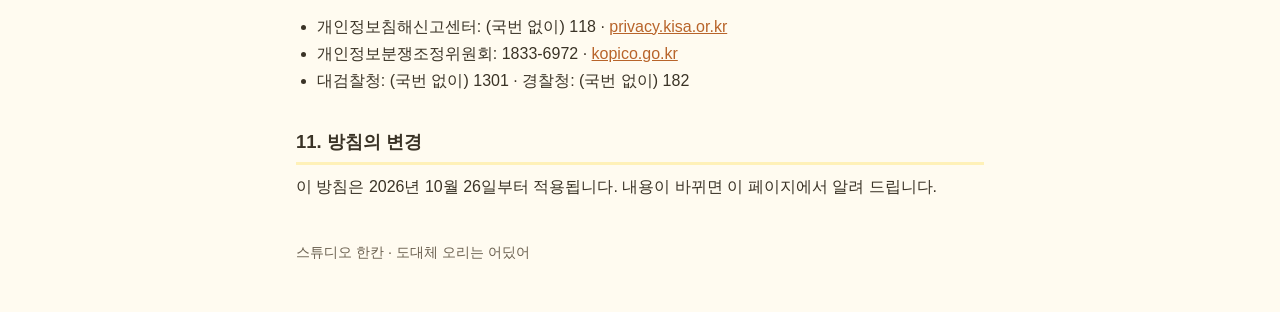
<file: whereducks/privacy.html>
<!doctype html>
<html lang="ko">
<head>
<meta charset="utf-8">
<meta name="viewport" content="width=device-width, initial-scale=1">
<title>도대체 오리는 어딨어 개인정보처리방침</title>
<style>
  :root { --bg:#FFFBF0; --panel:#FFF1B8; --line:#F0DFA0; --accent:#F6A96B; --text:#3A3326; --sub:#6B6150; --link:#B8642A; }
  * { box-sizing: border-box; }
  body { margin:0; background:var(--bg); color:var(--text); font-family:-apple-system, BlinkMacSystemFont, "Apple SD Gothic Neo", "Noto Sans KR", "Malgun Gothic", sans-serif; line-height:1.7; word-break:keep-all; overflow-wrap:break-word; }
  main { max-width:720px; margin:0 auto; padding:24px 16px 48px; }
  h1 { font-size:1.5rem; line-height:1.4; margin:0 0 4px; }
  .date { color:var(--sub); margin:0 0 20px; }
  h2 { font-size:1.15rem; margin:32px 0 8px; padding-bottom:4px; border-bottom:3px solid var(--panel); }
  h3 { font-size:1rem; margin:20px 0 4px; }
  p, ul { margin:8px 0; }
  ul { padding-left:1.3em; }
  a { color:var(--link); }
  .box { background:var(--panel); border-radius:12px; padding:12px 14px; margin:12px 0; }
  .table-wrap { overflow-x:auto; margin:12px 0; }
  table { border-collapse:collapse; width:100%; min-width:320px; font-size:.95rem; }
  th, td { border:1px solid var(--line); padding:8px; text-align:left; vertical-align:top; }
  th { background:var(--panel); }
  footer { margin-top:40px; color:var(--sub); font-size:.9rem; }
</style>
</head>
<body>
<main>

<h1>도대체 오리는 어딨어 개인정보처리방침</h1>
<p class="date">시행일: 2026년 10월 26일</p>

<p>스튜디오 한칸(이하 '제작자')은 게임 '도대체 오리는 어딨어'(영어 이름: Where Are the Ducks?!, 이하 '게임')를 제공하면서 「개인정보 보호법」 등 관련 법령을 지키고 이용자의 개인정보를 소중히 다룹니다. 이 방침은 토스 앱, App Store(아이폰), Google Play, 원스토어에서 제공되는 게임에 모두 적용됩니다.</p>

<h2>1. 제작자가 직접 수집하는 정보</h2>
<p>제작자는 이름, 전화번호, 이메일, 주소 같은 개인정보를 직접 수집하지 않으며, 게임 정보를 받는 서버를 운영하지 않습니다.</p>
<p>아래 정보는 <strong>이용자의 기기 안에만</strong> 저장되며 제작자에게 전송되지 않습니다.</p>
<ul>
  <li>게임 진행 기록: 깬 레벨, 레벨별 최고 시간</li>
  <li>데일리·주간 챌린지 기록: 날짜별 성공·실패, 모은 리본·왕관 개수</li>
  <li>가지고 있는 아이템(오리 찾기·힌트·청둥오리) 개수</li>
  <li>배경음·효과음 설정, 놀이 방법과 안내 화면을 본 기록</li>
  <li>광고 제거 상품을 산 상태(앱 버전)</li>
</ul>
<p>게임을 지우거나 기기의 앱 데이터를 지우면 이 정보도 함께 사라집니다.</p>

<h2>2. 광고</h2>
<p>게임은 무료로 제공되며, 광고 수익으로 운영됩니다. 광고는 아래 회사가 제공하고, 광고를 보여 주는 과정에서 해당 회사가 정보를 직접 처리합니다.</p>
<div class="table-wrap">
<table>
  <tr><th>어디서</th><th>광고 서비스</th></tr>
  <tr><td>토스 앱</td><td>토스(주식회사 비바리퍼블리카) 광고</td></tr>
  <tr><td>App Store(아이폰), Google Play</td><td>Google AdMob(Google LLC)</td></tr>
</table>
</div>
<p>Google AdMob은 광고를 보여 주고, 광고 성과를 측정하고, 부정 클릭을 막기 위해 다음 정보를 수집할 수 있습니다.</p>
<ul>
  <li>광고 식별자(아이폰의 IDFA는 이용자가 허용한 경우에만, Android 광고 ID)</li>
  <li>기기 정보(기종, 운영체제 버전, 언어 설정), IP 주소와 이를 바탕으로 한 대략적인 지역</li>
  <li>광고를 보거나 누른 기록</li>
</ul>

<div class="box">
<h3>아이폰 광고 추적 허용</h3>
<p>게임을 처음 열 때 "앱이 다른 회사의 앱 및 웹사이트에 걸친 사용자의 활동을 추적하도록 허용하겠습니까?" 창이 나옵니다. '추적하지 않도록 요청'을 고르면 광고 식별자(IDFA)는 쓰이지 않고, 맞춤형이 아닌 광고가 나옵니다. 게임은 허용 여부와 상관없이 똑같이 이용할 수 있습니다.</p>
<h3>맞춤 광고 끄기</h3>
<ul>
  <li>아이폰: 설정 → 개인정보 보호 및 보안 → 추적 → '도대체 오리는 어딨어' 끄기</li>
  <li>Android: 설정 → Google → 광고 → 광고 ID 삭제(또는 재설정)</li>
</ul>
</div>

<p>하트 받기, 아이템 받기, 챌린지 이어 하기 같은 보상형 광고는 이용자가 버튼을 눌렀을 때만 나옵니다.</p>

<h2>3. 상품 결제 (App Store, Google Play)</h2>
<p>앱 버전에서는 아래 상품을 팝니다.</p>
<ul>
  <li>광고 제거(평생)</li>
  <li>광고 제거(한 달): 매달 자동으로 결제되는 구독</li>
  <li>힌트 패키지: 오리 찾기·힌트·청둥오리 아이템 묶음(쓰면 없어지는 상품)</li>
</ul>
<p>모든 상품은 Apple(App Store)과 Google(Google Play)의 결제 시스템으로 결제됩니다. 카드 번호 등 결제 정보는 Apple과 Google이 처리하며 제작자는 받지 않습니다.</p>
<p>게임은 광고 제거를 적용하고, 아이템을 지급하고, '구매 복원'을 하기 위해 어떤 상품을 샀는지와 구독이 유효한지만 스토어에서 확인합니다. 이 확인 결과와 아이템 개수는 기기 안에만 저장됩니다. 구독 해지는 App Store 또는 Google Play의 구독 관리에서 할 수 있습니다.</p>
<p>토스 앱에는 결제 상품이 없습니다.</p>

<h2>4. 순위표</h2>
<p>순위표 기능을 쓰면 기록과 각 서비스가 제공하는 표시 이름(닉네임)이 순위표에 나타날 수 있습니다. 이 정보는 각 서비스가 처리합니다.</p>
<ul>
  <li>토스 앱: 토스 게임 순위표(데일리 챌린지 기록)</li>
  <li>아이폰: Apple Game Center(최고 레벨, 데일리 챌린지, 주간 챌린지)</li>
  <li>Android: Google Play 게임즈(최고 레벨, 데일리 챌린지, 주간 챌린지)</li>
</ul>
<p>Game Center나 Google Play 게임즈에 로그인하지 않아도 게임은 그대로 이용할 수 있습니다.</p>

<h2>5. 제3자 제공과 처리 위탁</h2>
<p>제작자는 이용자의 개인정보를 제3자에게 제공하거나 처리를 위탁하지 않습니다. 위 2~4번의 정보는 각 회사가 자기 서비스로 직접 처리하며, 자세한 내용은 각 회사의 개인정보처리방침을 따릅니다.</p>
<div class="table-wrap">
<table>
  <tr><th>회사</th><th>하는 일</th><th>방침</th></tr>
  <tr><td>Google LLC</td><td>AdMob 광고, Google Play 결제, Google Play 게임즈</td><td><a href="https://policies.google.com/privacy" target="_blank" rel="noopener">policies.google.com/privacy</a><br><a href="https://policies.google.com/technologies/partner-sites" target="_blank" rel="noopener">Google이 광고 파트너 앱의 정보를 쓰는 방법</a></td></tr>
  <tr><td>Apple Inc.</td><td>App Store 결제, Game Center</td><td><a href="https://www.apple.com/kr/legal/privacy/" target="_blank" rel="noopener">apple.com/kr/legal/privacy</a></td></tr>
  <tr><td>주식회사 비바리퍼블리카(토스)</td><td>토스 광고, 토스 게임 순위표</td><td>토스 앱의 개인정보처리방침</td></tr>
</table>
</div>
<p>Google AdMob과 Apple, Google의 서비스는 해외(미국 등)에서 정보를 처리할 수 있습니다.</p>

<h2>6. 보유 기간과 파기</h2>
<p>제작자는 개인정보를 보관하지 않습니다. 기기 안에 저장된 게임 정보는 이용자가 게임을 지우거나 앱 데이터를 지우면 바로 사라집니다. 광고·결제·순위표 정보의 보유 기간은 각 회사의 방침을 따릅니다.</p>

<h2>7. 이용자의 권리</h2>
<p>이용자는 언제든지 광고 추적 허용을 바꾸거나 광고 ID를 삭제할 수 있고(2번 참고), 게임을 지워 기기 안의 정보를 모두 지울 수 있습니다. 개인정보와 관련해 궁금한 점이나 요청이 있으면 아래 문의처로 연락해 주세요.</p>

<h2>8. 아동의 개인정보</h2>
<p>제작자는 만 14세 미만 아동을 포함해 누구의 개인정보도 직접 수집하지 않습니다.</p>

<h2>9. 안전성 확보 조치</h2>
<p>제작자는 이용자 정보를 받는 서버를 운영하지 않으며, 게임 정보는 이용자의 기기 안에만 저장됩니다. 게임 파일은 암호화된 연결(HTTPS)과 각 스토어를 통해서만 배포합니다.</p>

<h2>10. 개인정보 보호책임자 · 문의</h2>
<p>스튜디오 한칸 · 개인정보 보호책임자: 칸칸이(대표)<br>
이메일: <strong><a href="mailto:pomodoriga@gmail.com">pomodoriga@gmail.com</a></strong></p>
<p>개인정보 침해에 대한 신고나 상담은 아래 기관에도 할 수 있습니다.</p>
<ul>
  <li>개인정보침해신고센터: (국번 없이) 118 · <a href="https://privacy.kisa.or.kr" target="_blank" rel="noopener">privacy.kisa.or.kr</a></li>
  <li>개인정보분쟁조정위원회: 1833-6972 · <a href="https://www.kopico.go.kr" target="_blank" rel="noopener">kopico.go.kr</a></li>
  <li>대검찰청: (국번 없이) 1301 · 경찰청: (국번 없이) 182</li>
</ul>

<h2>11. 방침의 변경</h2>
<p>이 방침은 2026년 10월 26일부터 적용됩니다. 내용이 바뀌면 이 페이지에서 알려 드립니다.</p>

<footer>스튜디오 한칸 · 도대체 오리는 어딨어</footer>
</main>
</body>
</html>
</file>
<file: style.css>
@font-face {
  font-family: "HankanDisplay";
  src: url("fonts/hankan-display.woff") format("woff");
  font-weight: 900;
  font-display: swap;
}

:root {
  --night: #0F2438;
  --panel: #16324F;
  --panel-2: #1E4468;
  --text: #F4F7FB;
  --muted: #A9BCD0;
  --line: rgba(169, 188, 208, .22);
  --butter: #FFD166;
  --mint: #7BD3A8;
  --ink: #1A2B3C;
  --display: "HankanDisplay", "Apple SD Gothic Neo", "Noto Sans KR", "Malgun Gothic", sans-serif;
  --body: -apple-system, "Apple SD Gothic Neo", "Noto Sans KR", "Malgun Gothic", system-ui, sans-serif;
  color-scheme: dark;
}

html, body {
  height: 100%;
  margin: 0;
  background: var(--night);
  color: var(--text);
  overflow: hidden;
  overscroll-behavior: none;
  -webkit-tap-highlight-color: transparent;
  -webkit-user-select: none;
  user-select: none;
  -webkit-touch-callout: none;
}
body {
  display: flex;
  align-items: center;
  justify-content: center;
  font-family: var(--body);
}

#safeProbe {
  position: fixed;
  top: 0;
  left: 0;
  width: 1px;
  height: env(safe-area-inset-top, 0px);
  visibility: hidden;
  pointer-events: none;
}

#stage {
  --u: 1;
  --safe: 0px;
  position: relative;
  overflow: hidden;
  touch-action: none;
  font-size: calc(var(--u) * 15px);
}
#cv { display: block; width: 100%; height: 100%; }

button {
  font: inherit;
  color: inherit;
  cursor: pointer;
  -webkit-tap-highlight-color: transparent;
}
button:focus-visible { outline: 2px solid var(--butter); outline-offset: 3px; }

/* 왼쪽 위 작은 버튼 (오른쪽 위는 토스 메뉴 자리라 비워 둬요) */
.corner {
  position: absolute;
  top: calc(var(--safe) + 0.8em);
  left: 0.9em;
  display: flex;
  gap: 0.5em;
  z-index: 7;
}
/* 게임 중에는 일시정지 버튼만. 소리 버튼은 멈춤 화면에서 보여요 */
#stage[data-state="play"] #musicBtn,
#stage[data-state="play"] #soundBtn,
#stage[data-state="ending"] #musicBtn,
#stage[data-state="ending"] #soundBtn { display: none; }
.icon {
  width: 2.6em;
  height: 2.6em;
  border: 0;
  border-radius: 50%;
  background: rgba(15, 36, 56, .55);
  display: grid;
  place-items: center;
  padding: 0;
}
.icon svg { width: 1.3em; height: 1.3em; fill: none; stroke: #fff; stroke-width: 2.2; stroke-linecap: round; stroke-linejoin: round; }
#soundBtn .off, #musicBtn .off { display: none; }
#soundBtn[aria-pressed="true"] .on, #musicBtn[aria-pressed="true"] .on { display: none; }
#soundBtn[aria-pressed="true"] .off, #musicBtn[aria-pressed="true"] .off { display: inline; }
.icon[aria-pressed="true"] { background: rgba(15, 36, 56, .35); }

/* 아래에서 올라오는 판 (시작, 결과) */
.sheet {
  position: absolute;
  left: 0;
  right: 0;
  bottom: 0;
  z-index: 4;
  background: var(--night);
  border-radius: 1.6em 1.6em 0 0;
  padding: 1.5em 1.4em calc(1.4em + env(safe-area-inset-bottom, 0px));
  display: flex;
  flex-direction: column;
  gap: 0.9em;
  box-shadow: 0 -0.6em 2em rgba(10, 20, 30, .25);
  animation: rise .35s cubic-bezier(.2, .9, .3, 1.1);
}
@keyframes rise { from { transform: translateY(40%); opacity: 0; } to { transform: none; opacity: 1; } }

.brand { display: flex; align-items: flex-end; justify-content: space-between; gap: 1em; }
.brand h1 {
  font-family: var(--display);
  font-weight: 900;
  font-size: 2.9em;
  line-height: 0.98;
  margin: 0;
  letter-spacing: -0.02em;
}
.brand h1 span { color: var(--butter); }
.best {
  text-align: right;
  font-size: 0.8em;
  color: var(--muted);
  letter-spacing: 0.04em;
  line-height: 1.3;
}
.best b {
  display: block;
  font-family: var(--display);
  font-size: 2em;
  color: var(--text);
  letter-spacing: 0;
  font-variant-numeric: tabular-nums;
}
.howto { margin: 0; color: var(--muted); font-size: 0.92em; line-height: 1.55; }
.howto b { color: var(--text); font-weight: 700; }

.primary, .ad, .ghost {
  border: 0;
  border-radius: 1em;
  min-height: 3.4em;
  font-weight: 800;
  font-size: 1.08em;
  display: flex;
  align-items: center;
  justify-content: center;
  gap: 0.5em;
}
.primary { background: var(--butter); color: var(--ink); font-family: var(--display); font-weight: 900; font-size: 1.25em; }
.primary:active, .ad:active { transform: scale(.98); }
.ad { background: var(--mint); color: var(--ink); flex-direction: column; gap: 0.1em; line-height: 1.2; }
.ad small { font-size: 0.78em; font-weight: 600; opacity: .8; }
.ad[disabled] { opacity: .6; }
.ghost { background: transparent; color: var(--muted); min-height: 2.6em; font-weight: 600; font-size: 0.95em; }
.row { display: grid; grid-template-columns: 1fr 1fr; gap: 0.6em; }
.row .ghost { background: var(--panel); color: var(--text); min-height: 3.4em; }
.row.wide { grid-template-columns: 1fr 1.6fr; }

/* 난이도 고르기 */
.seg {
  display: grid;
  grid-template-columns: repeat(4, 1fr);
  gap: 0.3em;
  background: var(--panel);
  padding: 0.3em;
  border-radius: 0.9em;
}
.seg button {
  border: 0;
  background: transparent;
  color: var(--muted);
  border-radius: 0.7em;
  min-height: 2.5em;
  font-weight: 700;
  font-size: 0.95em;
}
.seg button[aria-pressed="true"] { background: var(--text); color: var(--ink); }

/* 명예의 전당 */
.hof { justify-content: flex-start; padding-top: calc(var(--safe) + 4.5em); gap: 0.9em; }
.hof .seg { width: 100%; max-width: 20em; }
.hof-list {
  list-style: none;
  margin: 0;
  padding: 0;
  width: 100%;
  max-width: 18em;
  display: flex;
  flex-direction: column;
  gap: 0.35em;
}
.hof-list li {
  display: grid;
  grid-template-columns: 2em 1fr auto 3em;
  align-items: baseline;
  gap: 0.6em;
  padding: 0.7em 0.9em;
  background: var(--panel);
  border-radius: 0.8em;
  font-variant-numeric: tabular-nums;
  text-align: left;
}
.hof-list li:first-child { background: var(--panel-2); box-shadow: inset 0 0 0 2px var(--butter); }
.hof-list .rank { font-family: var(--display); color: var(--butter); font-size: 1.1em; }
.hof-list .pts { font-family: var(--display); font-size: 1.35em; }
.hof-list .pts small { font-size: 0.55em; margin-left: 0.15em; color: var(--muted); font-family: var(--body); }
.hof-list .fl { color: var(--text); font-size: 0.9em; }
.hof-list .dt { color: var(--muted); font-size: 0.85em; text-align: right; }
.hof-list li.empty .pts { color: var(--muted); }
.hof-note { font-size: 0.8em; }

/* 결과 */
.result-top { display: flex; align-items: flex-end; justify-content: space-between; gap: 1em; }
.reason { margin: 0 0 0.2em; color: var(--muted); font-size: 0.9em; font-weight: 600; }
.score {
  font-family: var(--display);
  font-size: 4.2em;
  line-height: 0.95;
  font-variant-numeric: tabular-nums;
}
.newrec {
  align-self: flex-start;
  background: var(--butter);
  color: var(--ink);
  font-family: var(--display);
  font-size: 0.95em;
  padding: 0.35em 0.8em;
  border-radius: 999px;
  margin-bottom: 0.4em;
  animation: wob .8s ease-in-out infinite alternate;
}
@keyframes wob { from { transform: rotate(-4deg); } to { transform: rotate(4deg) scale(1.05); } }
.bestline { margin: -0.4em 0 0; color: var(--muted); font-size: 0.85em; }
.bestline b { color: var(--text); font-family: var(--display); margin-left: 0.2em; font-variant-numeric: tabular-nums; }
.stats {
  margin: 0;
  display: grid;
  grid-template-columns: repeat(4, 1fr);
  gap: 0.4em;
  border-top: 1px solid var(--line);
  padding-top: 0.9em;
}
.stats div { display: flex; flex-direction: column; gap: 0.15em; }
.stats dt { font-size: 0.75em; color: var(--muted); letter-spacing: 0.02em; }
.stats dd { margin: 0; font-family: var(--display); font-size: 1.3em; font-variant-numeric: tabular-nums; }

/* 일시정지, 광고 자리 */
.cover {
  position: absolute;
  inset: 0;
  z-index: 6;
  background: rgba(15, 36, 56, .82);
  display: flex;
  flex-direction: column;
  align-items: center;
  justify-content: center;
  gap: 1em;
  padding: 0 2em;
  text-align: center;
}
.cover h2 { font-family: var(--display); font-weight: 900; font-size: 2em; margin: 0; }
.cover .primary, .cover .ghost { width: 100%; max-width: 16em; }
.cover p { margin: 0; color: var(--muted); }
#adtest { background: #0A1826; }
#adCount { font-family: var(--display); font-size: 3em; color: var(--mint); }

/* 가운데 잠깐 뜨는 글자 */
#banner {
  position: absolute;
  left: 0;
  right: 0;
  top: 42%;
  z-index: 3;
  text-align: center;
  font-family: var(--display);
  font-size: 2.6em;
  color: #fff;
  text-shadow: 0 0.07em 0 rgba(15, 36, 56, .7), 0 0 0.35em rgba(15, 36, 56, .55);
  opacity: 0;
  pointer-events: none;
}
#banner.show { animation: banner .9s ease-out forwards; }
@keyframes banner {
  0% { opacity: 0; transform: scale(.6); }
  20% { opacity: 1; transform: scale(1.08); }
  35% { transform: scale(1); }
  80% { opacity: 1; }
  100% { opacity: 0; transform: translateY(-0.4em); }
}

/* 게임 방법 */
.link {
  border: 0;
  background: none;
  padding: 0;
  color: var(--butter);
  font-weight: 700;
  text-decoration: underline;
  text-underline-offset: 0.2em;
}
.tut {
  justify-content: flex-start;
  padding: calc(var(--safe) + 4em) 1.4em calc(1.4em + env(safe-area-inset-bottom, 0px));
  gap: 0.8em;
  background: var(--night);
  text-align: left;
  z-index: 8;
}
.tut h2 { align-self: center; }
.tut-page { width: 100%; max-width: 22em; flex: 1; overflow-y: auto; display: flex; flex-direction: column; gap: 0.6em; }
.tut-page h3 { font-family: var(--display); font-size: 1.35em; margin: 0; color: var(--butter); }
.tut-page ul { margin: 0; padding-left: 1.1em; display: flex; flex-direction: column; gap: 0.55em; line-height: 1.5; color: var(--muted); }
.tut-page b { color: var(--text); }
.tut-art { width: 100%; max-width: 15em; align-self: center; margin-bottom: 0.3em; }
.tut-score { width: 100%; border-collapse: collapse; }
.tut-score th, .tut-score td { padding: 0.65em 0.8em; border-bottom: 1px solid var(--line); text-align: left; }
.tut-score th { font-weight: 700; }
.tut-score th small { display: block; font-weight: 500; color: var(--muted); font-size: 0.8em; }
.tut-score td { text-align: right; font-family: var(--display); font-size: 1.2em; color: var(--butter); }
.tut .tut-sub { margin: 0; font-size: 0.88em; }
.tut-list { margin: 0; display: flex; flex-direction: column; gap: 0.5em; }
.tut-list div { background: var(--panel); border-radius: 0.8em; padding: 0.65em 0.8em; }
.tut-list dt { display: flex; align-items: center; gap: 0.5em; font-weight: 800; }
.tut-list dt svg { width: 2.2em; height: 1.55em; flex: none; }
.tut-list dd { margin: 0.3em 0 0; color: var(--muted); font-size: 0.9em; line-height: 1.45; }
.tut-tag { display: inline-block; margin-left: 0.3em; padding: 0.05em 0.5em; border-radius: 999px; background: var(--panel-2); color: var(--butter); font-size: 0.85em; font-weight: 700; }
.tut-dots { display: flex; gap: 0.4em; align-self: center; }
.tut-dots i { width: 0.5em; height: 0.5em; border-radius: 50%; background: var(--line); }
.tut-dots i.on { background: var(--butter); }
.tut-nav { width: 100%; max-width: 22em; }
.tut .row .primary, .tut .row .ghost { max-width: none; }

[hidden] { display: none !important; }

@media (prefers-reduced-motion: reduce) {
  .sheet, .newrec, #banner.show { animation-duration: .01s; }
}
</file>
